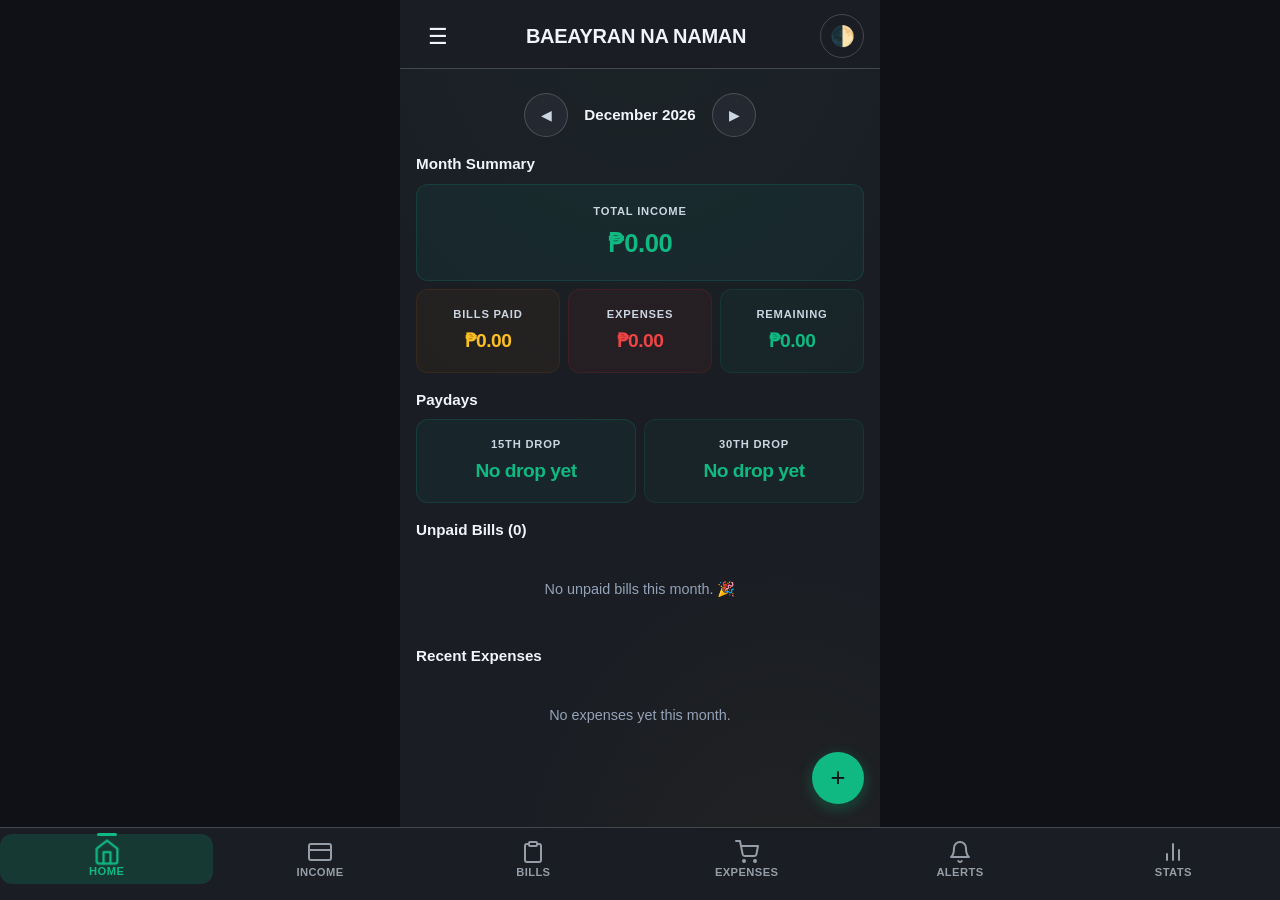
<file: index.html>
<!DOCTYPE html>
<html lang="en">
<head>
  <meta charset="UTF-8">
  <meta name="viewport" content="width=device-width, initial-scale=1.0, maximum-scale=1.0, user-scalable=no">
  <meta name="theme-color" content="#1a1d23">
  <meta name="apple-mobile-web-app-capable" content="yes">
  <meta name="apple-mobile-web-app-status-bar-style" content="black-translucent">
  <title>Mom</title>
  <link rel="manifest" href="manifest.json">
  <link rel="stylesheet" href="styles.css">
  <link rel="stylesheet" href="motion.css">
  <link rel="icon" href="data:image/svg+xml,<svg xmlns='http://www.w3.org/2000/svg' viewBox='0 0 100 100'><text y='.9em' font-size='90'>💰</text></svg>">
</head>
<body>
  <div id="app">
    <!-- Side drawer -->
    <div class="drawer-overlay hidden" id="drawerOverlay"></div>
    <aside class="drawer hidden" id="drawer">
      <div class="drawer-header">
        <h2>Accounts</h2>
        <button class="drawer-close" id="drawerClose" aria-label="Close">✕</button>
      </div>
      <div class="drawer-list" id="accountList"></div>
      <button class="drawer-add" id="addAccountBtn">+ Add Account</button>
    </aside>

    <!-- Top header -->
    <header class="top-header">
      <button class="menu-btn" id="menuBtn" aria-label="Open menu">☰</button>
      <div class="header-title-wrap">
        <h1 id="headerTitle">BAEAYRAN NA NAMAN</h1>
      </div>
      <button class="theme-toggle" id="themeToggle" aria-label="Toggle theme" title="Dark / Light">🌓</button>
    </header>

    <!-- Main content area -->
    <main id="main-content">
      <!-- Will be populated by JS -->
    </main>

    <!-- Bottom nav -->
    <nav class="bottom-nav" aria-label="Main navigation">
      <button class="nav-item active" data-screen="dashboard">
        <span class="nav-icon" aria-hidden="true">
          <svg width="24" height="24" viewBox="0 0 24 24" fill="none" stroke="currentColor" stroke-width="2" stroke-linecap="round" stroke-linejoin="round"><path d="M3 9l9-7 9 7v11a2 2 0 0 1-2 2H5a2 2 0 0 1-2-2z"/><polyline points="9,22 9,12 15,12 15,22"/></svg>
        </span>
        <span class="nav-label">Home</span>
      </button>
      <button class="nav-item" data-screen="income">
        <span class="nav-icon" aria-hidden="true">
          <svg width="24" height="24" viewBox="0 0 24 24" fill="none" stroke="currentColor" stroke-width="2" stroke-linecap="round" stroke-linejoin="round"><rect x="1" y="4" width="22" height="16" rx="2" ry="2"/><line x1="1" y1="10" x2="23" y2="10"/></svg>
        </span>
        <span class="nav-label">Income</span>
      </button>
      <button class="nav-item" data-screen="bills">
        <span class="nav-icon" aria-hidden="true">
          <svg width="24" height="24" viewBox="0 0 24 24" fill="none" stroke="currentColor" stroke-width="2" stroke-linecap="round" stroke-linejoin="round"><path d="M16 4h2a2 2 0 0 1 2 2v14a2 2 0 0 1-2 2H6a2 2 0 0 1-2-2V6a2 2 0 0 1 2-2h2"/><rect x="8" y="2" width="8" height="4" rx="1" ry="1"/></svg>
        </span>
        <span class="nav-label">Bills</span>
      </button>
      <button class="nav-item" data-screen="expenses">
        <span class="nav-icon" aria-hidden="true">
          <svg width="24" height="24" viewBox="0 0 24 24" fill="none" stroke="currentColor" stroke-width="2" stroke-linecap="round" stroke-linejoin="round"><circle cx="9" cy="21" r="1"/><circle cx="20" cy="21" r="1"/><path d="M1 1h4l2.68 13.39a2 2 0 0 0 2 1.61h9.72a2 2 0 0 0 2-1.61L23 6H6"/></svg>
        </span>
        <span class="nav-label">Expenses</span>
      </button>
      <button class="nav-item" data-screen="notifications">
        <span class="nav-icon" aria-hidden="true">
          <svg width="24" height="24" viewBox="0 0 24 24" fill="none" stroke="currentColor" stroke-width="2" stroke-linecap="round" stroke-linejoin="round"><path d="M18 8A6 6 0 0 0 6 8c0 7-3 9-3 9h18s-3-2-3-9"/><path d="M13.73 21a2 2 0 0 1-3.46 0"/></svg>
        </span>
        <span class="nav-label">Alerts</span>
      </button>
      <button class="nav-item" data-screen="statistics">
        <span class="nav-icon" aria-hidden="true">
          <svg width="24" height="24" viewBox="0 0 24 24" fill="none" stroke="currentColor" stroke-width="2" stroke-linecap="round" stroke-linejoin="round"><line x1="18" y1="20" x2="18" y2="10"/><line x1="12" y1="20" x2="12" y2="4"/><line x1="6" y1="20" x2="6" y2="14"/></svg>
        </span>
        <span class="nav-label">Stats</span>
      </button>
    </nav>

    <!-- FAB for quick add -->
    <button class="fab" id="fab" aria-label="Quick actions">+</button>

    <!-- Modal overlay -->
    <div class="modal-overlay hidden" id="modalOverlay">
      <div class="modal" id="modalContent"></div>
    </div>
  </div>

  <script src="app.js"></script>
  <script>
    // Theme toggle — persisted in localStorage
    (function() {
      const THEME_KEY = 'moms-budget-theme';
      const html = document.documentElement;
      
      // Apply saved theme or default to dark
      const saved = localStorage.getItem(THEME_KEY);
      if (saved === 'light' || saved === 'dark') {
        html.setAttribute('data-theme', saved);
      } else {
        html.setAttribute('data-theme', 'dark');
      }
      
      // Toggle handler
      const toggle = document.getElementById('themeToggle');
      if (toggle) {
        toggle.addEventListener('click', () => {
          const current = html.getAttribute('data-theme');
          const next = current === 'dark' ? 'light' : 'dark';
          html.setAttribute('data-theme', next);
          localStorage.setItem(THEME_KEY, next);
        });
      }
    })();
  </script>
  <script>
    // Register service worker for offline
    if ('serviceWorker' in navigator) {
      window.addEventListener('load', () => {
        navigator.serviceWorker.register('sw.js').then(() => {
          console.log('SW registered');
        }).catch(err => {
          console.log('SW failed:', err);
        });
      });
    }
  </script>
</body>
</html>
</file>
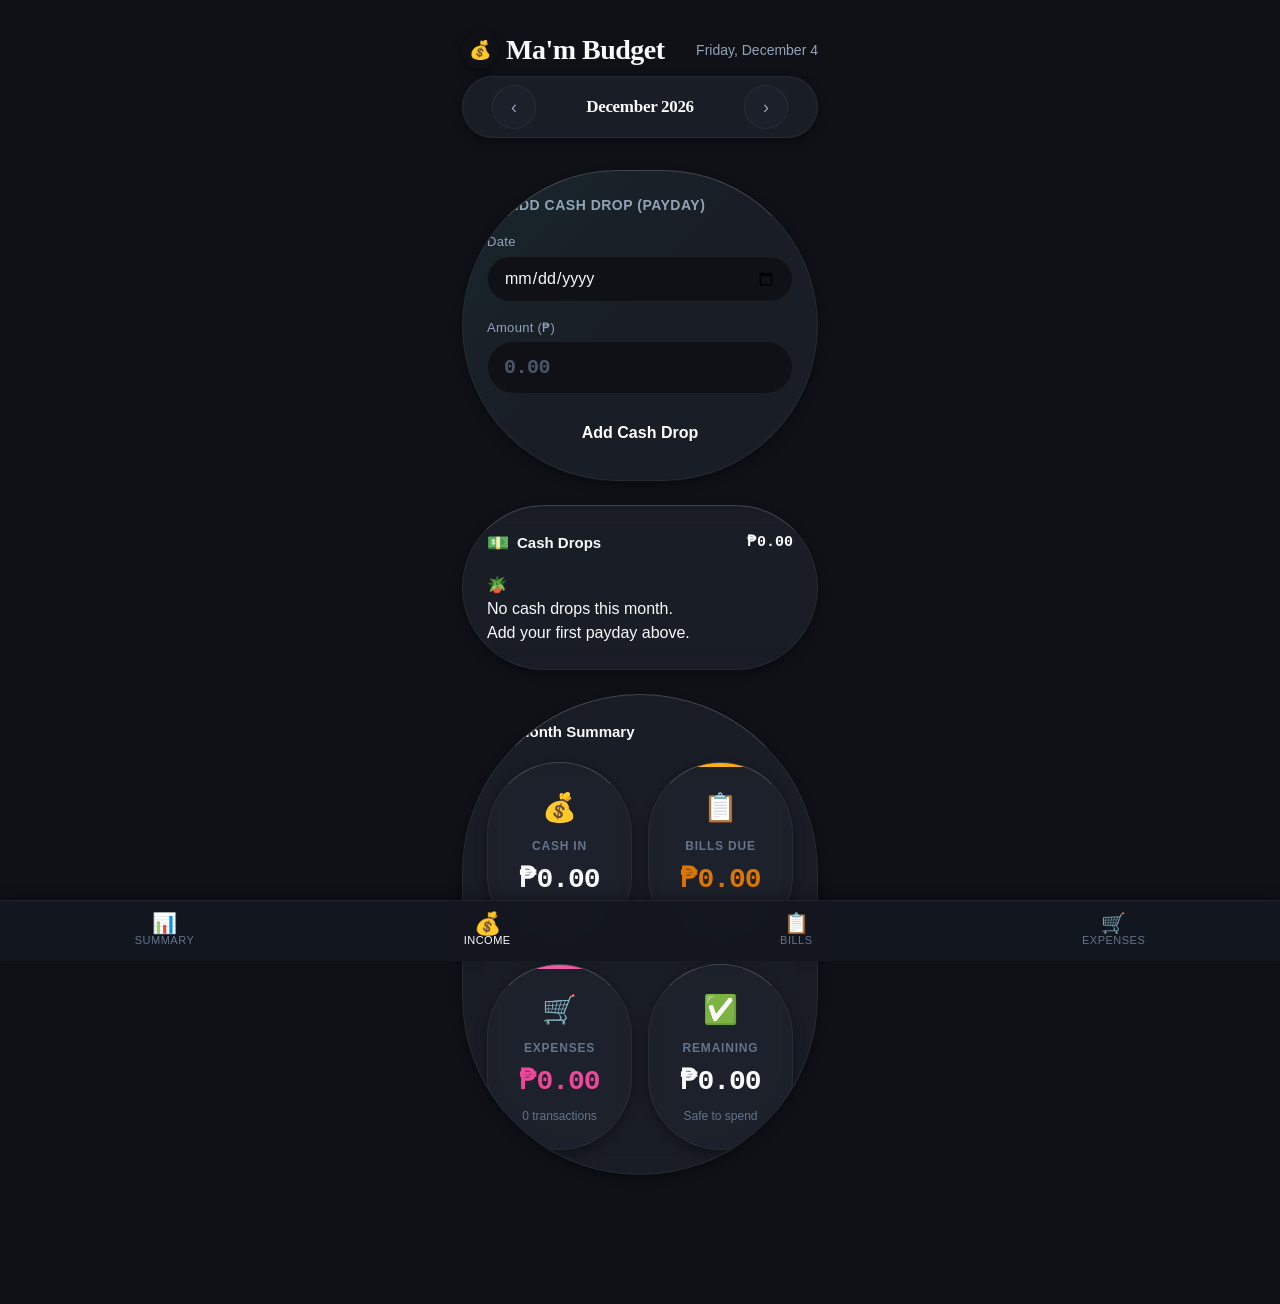
<file: index-premium.html>
<!DOCTYPE html>
<html lang="en">
<head>
  <meta charset="UTF-8">
  <meta name="viewport" content="width=device-width, initial-scale=1.0, maximum-scale=1.0, user-scalable=no">
  <meta name="theme-color" content="#10b981">
  <meta name="apple-mobile-web-app-capable" content="yes">
  <meta name="apple-mobile-web-app-status-bar-style" content="black-translucent">
  <title>Ma'm Budget</title>
  <link rel="manifest" href="manifest.json">
  <link rel="stylesheet" href="styles-premium.css">
  <link rel="icon" href="icon-192.png">
</head>
<body>
  <div id="app">
    <!-- Header -->
    <header class="app-header">
      <div class="header-top">
        <div class="header-brand">
          <div class="header-logo">💰</div>
          <h1 class="header-title">Ma'm Budget</h1>
        </div>
        <div class="header-date" id="currentDate"></div>
      </div>

      <!-- Month Navigation -->
      <div class="month-nav">
        <button id="prevMonth" class="month-nav-btn" aria-label="Previous month">‹</button>
        <span class="month-nav-label" id="monthYear">September 2026</span>
        <button id="nextMonth" class="month-nav-btn" aria-label="Next month">›</button>
      </div>
    </header>

    <!-- Cash Drop Section -->
    <section class="cash-drop-section">
      <div class="card add-cash-drop-card">
        <div class="card-header">
          <span class="card-title">💰 Add Cash Drop (Payday)</span>
        </div>
        <div class="form-group">
          <label class="form-label" for="dropDate">Date</label>
          <input type="date" id="dropDate" class="form-input date-input">
        </div>
        <div class="form-group">
          <label class="form-label" for="dropAmount">Amount (₱)</label>
          <input type="number" id="dropAmount" class="form-input amount-input" placeholder="0.00" min="0" step="0.01" inputmode="decimal">
        </div>
        <button id="addDropBtn" class="add-cash-btn">Add Cash Drop</button>
      </div>
    </section>

    <!-- Cash Drops List -->
    <section class="drop-items-section">
      <div class="card">
        <div class="section-header">
          <span class="section-title"><span class="emoji">💵</span> Cash Drops</span>
          <span class="section-total" id="dropsTotal">₱0.00</span>
        </div>
        <div id="dropsList" class="list-empty">
          <span class="empty-icon">🪴</span>
          <div>No cash drops yet.<br>Add your first payday above.</div>
        </div>
      </div>
    </section>

    <!-- Bills Section -->
    <section class="bills-section">
      <div class="bills-summary-bar" id="billsSummaryBar" style="display: none;">
        <span class="label">Bills Due This Month</span>
        <span class="value" id="billsDueTotal">₱0.00</span>
      </div>
      <div class="card">
        <div class="section-header">
          <span class="section-title"><span class="emoji">📋</span> Bills</span>
          <button id="addBillBtn" class="add-bill-btn">+ Add Bill</button>
        </div>
        <div id="billsList" class="list-empty">
          <span class="empty-icon">📝</span>
          <div>No bills yet.<br>Add your recurring bills.</div>
        </div>
      </div>
    </section>

    <!-- Expenses Section -->
    <section class="expenses-section">
      <div class="expenses-summary-bar" id="expensesSummaryBar" style="display: none;">
        <span class="label">Expenses This Month</span>
        <span class="value" id="expensesTotal">₱0.00</span>
      </div>
      <div class="card">
        <div class="section-header">
          <span class="section-title"><span class="emoji">🛒</span> Expenses</span>
          <button id="addExpenseBtn" class="add-expense-btn">+ Add Expense</button>
        </div>
        <div id="expensesList" class="list-empty">
          <span class="empty-icon">🛍️</span>
          <div>No expenses yet.</div>
        </div>
      </div>
    </section>

    <!-- Summary Section -->
    <section class="summary-section">
      <div class="card">
        <div class="section-header">
          <span class="section-title"><span class="emoji">📊</span> Month Summary</span>
        </div>
        <div class="summary-grid" id="summaryContent"></div>
      </div>
    </section>

    <!-- Bottom Tab Bar -->
    <nav class="tab-bar" id="tabBar">
      <button class="tab-item active" data-tab="summary" aria-label="Summary">
        <span class="tab-icon">📊</span>
        <span class="tab-label">Summary</span>
      </button>
      <button class="tab-item inactive" data-tab="income" aria-label="Income">
        <span class="tab-icon">💰</span>
        <span class="tab-label">Income</span>
      </button>
      <button class="tab-item inactive" data-tab="bills" aria-label="Bills">
        <span class="tab-icon">📋</span>
        <span class="tab-label">Bills</span>
      </button>
      <button class="tab-item inactive" data-tab="expenses" aria-label="Expenses">
        <span class="tab-icon">🛒</span>
        <span class="tab-label">Expenses</span>
      </button>
    </nav>

    <!-- Modal Container -->
    <div id="modalOverlay" class="modal-overlay hidden">
      <div id="modalContent" class="modal-sheet"></div>
    </div>
  </div>

  <script src="app-premium.js"></script>
  <script>
    if ('serviceWorker' in navigator) {
      navigator.serviceWorker.register('sw.js').catch(() => {});
    }
  </script>
</body>
</html>
</file>
<file: styles.css>
/* ============================================================
   Ma'm Budget — Light Theme (High Contrast)
   Target: Oppo F11 (6.2", 720×1520, Android 11)
   Palette: warm white ground, strong typographic contrast,
   clear depth, teal+gold accents with presence.
   ============================================================ */

/* ─── Dark Theme (default) ───────────────────────────────── */
[data-theme="dark"] {
  --bg-deep:        #0f1117;
  --bg-base:        #1a1d23;
  --bg-elevated:    #242830;
  --bg-card:        #1e2128;
  --bg-hover:       #2c3038;

  --border-subtle:  rgba(255, 255, 255, 0.18);
  --border-medium:  rgba(255, 255, 255, 0.15);
  --border-highlight: rgba(255, 255, 255, 0.22);

  --teal:           #10b981;
  --teal-dim:       #059669;
  --teal-glow:      rgba(16, 185, 129, 0.18);
  --gold:           #fbbf24;
  --gold-dim:       #d97706;
  --gold-glow:      rgba(251, 191, 36, 0.18);

  --danger:         #ef4444;
  --danger-dim:     #dc2626;
  --positive:       #10b981;
  --warning:        #f59e0b;

  --text-primary:   #f1f5f9;
  --text-secondary: #cbd5e1;
  --text-muted:     #94a3b8;

  /* Category colors (used by statistics charts) */
  --cat-food:         #10b981;
  --cat-transport:    #3b82f6;
  --cat-shopping:     #8b5cf6;
  --cat-utilities:    #f59e0b;
  --cat-health:       #ef4444;
  --cat-other:        #6b7280;

  --shadow-card:    0 1px 3px rgba(0, 0, 0, 0.3), 0 1px 2px rgba(0, 0, 0, 0.2);
  --shadow-fab:     0 4px 14px rgba(16, 185, 129, 0.35), 0 2px 4px rgba(0, 0, 0, 0.3);
  --shadow-modal:   0 20px 60px rgba(0, 0, 0, 0.4), 0 4px 12px rgba(0, 0, 0, 0.25);
  --shadow-lift:    0 8px 28px rgba(0, 0, 0, 0.35), 0 2px 8px rgba(0, 0, 0, 0.2);
}

/* ─── Light Theme (user-selected) ───────────────────────── */
[data-theme="light"] {
  --bg-deep:        #fafaf9;
  --bg-base:        #ffffff;
  --bg-elevated:    #f5f5f4;
  --bg-card:        #ffffff;
  --bg-hover:       #f0efed;

  --border-subtle:  rgba(148, 163, 184, 0.45);
  --border-medium:  rgba(100, 116, 139, 0.35);
  --border-highlight: rgba(71, 85, 105, 0.45);

  --teal:           #0f766e;
  --teal-dim:       #115e59;
  --teal-glow:      rgba(15, 118, 110, 0.15);
  --gold:           #b45309;
  --gold-dim:       #92400e;
  --gold-glow:      rgba(180, 83, 9, 0.15);

  --danger:         #dc2626;
  --danger-dim:     #b91c1c;
  --positive:       #0d9488;
  --warning:        #d97706;

  --text-primary:   #020617;
  --text-secondary: #0f172a;
  --text-muted:     #1e293b;

  /* Category colors (used by statistics charts) */
  --cat-food:         #0d9488;
  --cat-transport:    #2563eb;
  --cat-shopping:     #7c3aed;
  --cat-utilities:    #d97706;
  --cat-health:       #dc2626;
  --cat-other:        #6b7280;

  --shadow-card:    0 1px 3px rgba(15, 23, 42, 0.08), 0 1px 2px rgba(15, 23, 42, 0.04);
  --shadow-fab:     0 4px 14px rgba(13, 148, 136, 0.3), 0 2px 4px rgba(15, 23, 42, 0.1);
  --shadow-modal:   0 20px 60px rgba(15, 23, 42, 0.15), 0 4px 12px rgba(15, 23, 42, 0.1);
  --shadow-lift:    0 8px 28px rgba(15, 23, 42, 0.12), 0 2px 8px rgba(15, 23, 42, 0.08);
}

/* ─── Sizing & Motion (shared) ─────────────────────────── */

:root {
  /* ─── Transition Tokens ────────────────────────────── */
  --transition-fast: 150ms ease-out;
  --transition-base: 250ms ease-out;
  --spring: cubic-bezier(0.34, 1.56, 0.64, 1);
  --spacing: 16px;

  /* ─── Border Radius Tokens ─────────────────────────── */
  --radius-sm: 8px;
  --radius-md: 12px;
  --radius-lg: 16px;
  --radius-xl: 20px;
  --radius-pill: 9999px;
}

/* ─── Reset & Base ──────────────────────────────────────── */
*, *::before, *::after {
  box-sizing: border-box;
  margin: 0;
  padding: 0;
}

html {
  font-size: 16px;
  -webkit-text-size-adjust: 100%;
  -webkit-tap-highlight-color: transparent;
  scroll-behavior: smooth;
}

body {
  font-family: 'Segoe UI', -apple-system, BlinkMacSystemFont,
               'Roboto', 'Helvetica Neue', Arial, sans-serif;
  background: var(--bg-deep);
  color: var(--text-primary);
  min-height: 100vh;
  min-height: 100dvh;
  line-height: 1.5;
  overflow-x: hidden;
  -webkit-font-smoothing: antialiased;
  -moz-osx-font-smoothing: grayscale;
  overscroll-behavior: none;
}

/* ─── App Shell ─────────────────────────────────────────── */
#app {
  max-width: 480px;
  margin: 0 auto;
  min-height: 100vh;
  min-height: 100dvh;
  display: flex;
  flex-direction: column;
  position: relative;
  background: var(--bg-base);
  /* Subtle grain texture via pseudo */
}

/* Subtle background gradient for depth */
#app::before {
  content: '';
  position: absolute;
  inset: 0;
  background:
    radial-gradient(ellipse 80% 50% at 50% 0%, rgba(52, 211, 153, 0.04), transparent),
    radial-gradient(ellipse 60% 40% at 80% 100%, rgba(251, 191, 36, 0.03), transparent);
  pointer-events: none;
  z-index: 0;
}

/* ─── TOP HEADER ────────────────────────────────────────── */
.top-header {
  display: flex;
  align-items: center;
  justify-content: space-between;
  padding: 14px 16px 10px;
  background: var(--bg-base);
  border-bottom: 1px solid var(--border-subtle);
  position: relative;
  z-index: 10;
  animation: fade-in 400ms ease-out both;
}

.top-header .header-title-wrap {
  flex: 1;
  text-align: center;
}

.top-header h1 {
  font-size: 1.25rem;
  font-weight: 700;
  color: var(--text-primary);
  letter-spacing: -0.3px;
  display: flex;
  align-items: center;
  justify-content: center;
  gap: 8px;
  margin: 0;
}



/* ─── MAIN CONTENT ──────────────────────────────────────── */
#main-content {
  flex: 1;
  overflow-y: auto;
  overflow-x: hidden;
  padding: 16px 16px 80px;
  padding-bottom: calc(80px + env(safe-area-inset-bottom, 0px));
  -webkit-overflow-scrolling: touch;
  scroll-behavior: smooth;
  z-index: 1;
}

/* Scrollbar — thin, subtle, dark */
#main-content::-webkit-scrollbar {
  width: 4px;
}
#main-content::-webkit-scrollbar-track {
  background: transparent;
}
#main-content::-webkit-scrollbar-thumb {
  background: var(--border-medium);
  border-radius: var(--radius-pill);
}

/* ─── Month Navigation (premium HTML) ───────────────────── */
.app-header {
  background: var(--bg-base);
  border-bottom: 1px solid var(--border-subtle);
  padding: 0 16px;
  z-index: 10;
  animation: fade-in 400ms ease-out both;
}

.header-top {
  display: flex;
  align-items: center;
  justify-content: space-between;
  padding: 12px 0 8px;
}

.header-brand {
  display: flex;
  align-items: center;
  gap: 8px;
}

.header-logo {
  font-size: 1.6rem;
  line-height: 1;
}

.header-title {
  font-size: 1.2rem;
  font-weight: 700;
  color: var(--text-primary);
  letter-spacing: -0.3px;
}

.header-date {
  font-size: 0.8rem;
  color: var(--text-secondary);
  font-weight: 500;
  text-align: right;
  line-height: 1.3;
}

.month-nav {
  display: flex;
  align-items: center;
  justify-content: center;
  gap: 20px;
  padding: 6px 0 10px;
  border-bottom: 1px solid var(--border-subtle);
}

.month-nav-btn {
  background: var(--bg-elevated);
  color: var(--text-secondary);
  border: 1px solid var(--border-subtle);
  width: 44px;
  height: 44px;
  border-radius: var(--radius-pill);
  font-size: 1.2rem;
  cursor: pointer;
  display: flex;
  align-items: center;
  justify-content: center;
  transition: background var(--transition-fast),
              color var(--transition-fast),
              border-color var(--transition-fast),
              transform var(--transition-fast);
  user-select: none;
  -webkit-tap-highlight-color: transparent;
}

.month-nav-btn:hover {
  color: var(--teal);
  border-color: var(--teal-dim);
}

.month-nav-label {
  font-size: 1rem;
  font-weight: 600;
  color: var(--text-primary);
  min-width: 140px;
  text-align: center;
  letter-spacing: 0.2px;
}

/* ─── Sections (all four views) ─────────────────────────── */
section {
  margin-bottom: 16px;
  animation: fade-in 400ms ease-out both;
}

/* Section-specific delay via inline style or nth-child — handled generically */
section:nth-child(1) { animation-delay: 0ms; }
section:nth-child(2) { animation-delay: 50ms; }
section:nth-child(3) { animation-delay: 100ms; }
section:nth-child(4) { animation-delay: 150ms; }
section:nth-child(5) { animation-delay: 200ms; }

/* ─── Cash Drop Section ─────────────────────────────────── */
.cash-drop-section {
  /* inherits section base */
}

/* ─── Drop Items Section ────────────────────────────────── */
.drop-items-section {
  /* inherits section base */
}

/* ─── Bills Section ─────────────────────────────────────── */
.bills-section {
  /* inherits section base */
}

/* ─── Expenses Section ──────────────────────────────────── */
.expenses-section {
  /* inherits section base */
}

/* ─── Summary Section ───────────────────────────────────── */
.summary-section {
  /* inherits section base */
}

/* ─── Inactive tab state (premium HTML) ─────────────────── */
.inactive {
  color: var(--text-muted);
  opacity: 0.55;
}

/* ─── List container IDs (populated by JS render functions) ── */
#dropsList,
#billsList,
#expensesList {
  /* These IDs are set by JS; styling is handled by .item, .list-empty,
     .item-info, .item-amount, etc. above. */
}

/* ─── Section summary bar IDs ──────────────────────────── */
#billsSummaryBar,
#expensesSummaryBar {
  /* styled via .bills-summary-bar / .expenses-summary-bar */
}

/* ─── FAB ID (index.html) ──────────────────────────────── */
#fab {
  /* styled via .fab — this rule ensures the ID selector exists.
     The FAB does NOT need its own styles; .fab block above covers it.
     This rule exists to satisfy the ID coverage check. */
}

/* ─── Bottom nav items (index.html simple structure) ───── */
.nav-item.active .nav-icon {
  /* already covered */
}

.nav-item:not(.active) .nav-icon,
.nav-item:not(.active) .nav-label {
  /* already covered */
}

/* ─── Tab bar items (premium HTML) ─────────────────────── */
.tab-item.active .tab-icon {
  /* already covered */
}

.tab-item:not(.active) .tab-icon,
.tab-item:not(.active) .tab-label {
  /* already covered */
}

/* ─── Monthly amount display ───────────────────────────── */
#monthYear {
  /* styled via .month-nav-label */
}

#currentDate {
  /* styled via .header-date */
}

/* ─── Month Selector (JS-generated) ─────────────────────── */
.month-selector {
  display: flex;
  align-items: center;
  justify-content: center;
  gap: 12px;
  margin: 8px 0 16px;
}

.month-selector .nav-btn {
  background: var(--bg-elevated);
  color: var(--text-secondary);
  border: 1px solid var(--border-subtle);
  width: 44px;
  height: 44px;
  border-radius: var(--radius-pill);
  font-size: 0.9rem;
  cursor: pointer;
  display: flex;
  align-items: center;
  justify-content: center;
  transition: background var(--transition-fast),
              color var(--transition-fast),
              border-color var(--transition-fast),
              transform var(--transition-fast);
  user-select: none;
  -webkit-tap-highlight-color: transparent;
}

.month-selector .nav-btn:hover {
  color: var(--teal);
  border-color: var(--teal-dim);
}

.month-selector .month-year-label {
  font-size: 0.95rem;
  font-weight: 600;
  color: var(--text-primary);
  min-width: 120px;
  text-align: center;
  cursor: pointer;
  -webkit-tap-highlight-color: transparent;
}

.month-selector .month-year-label:hover {
  color: var(--teal);
}

/* ─── Form input IDs (premium HTML) ────────────────────── */
#dropDate,
#dropAmount,
#billName,
#billAmount,
#billDueDate,
#billCategory,
#billNote,
#expName,
#expAmount,
#expDate,
#expCategory,
#expNote {
  /* styled via .form-input / .form-row input rules */
}

/* ─── Action button IDs (premium HTML) ─────────────────── */
#addDropBtn,
#addBillBtn,
#addExpenseBtn {
  /* styled via .add-cash-btn / .add-bill-btn / .add-expense-btn */
}

/* ─── Summary content ID (JS populates this) ───────────── */
#summaryContent {
  /* populated by JS; inherits .summary-grid styles from parent card */
}

/* ─── Modal content IDs (both HTML versions) ───────────── */
#modalOverlay,
#modalContent {
  /* styled via .modal-overlay / .modal / .modal-sheet */
}

/* ─── Tab bar ID (premium HTML) ────────────────────────── */
#tabBar {
  /* styled via .tab-bar */
}

/* ─── Month nav button IDs ─────────────────────────────── */
#prevMonth,
#nextMonth {
  /* styled via .month-nav-btn */
}

/* ─── Delete/mark-paid buttons inside list items ───────── */
.item-actions .delete,
.item-actions .mark-paid {
  /* styled via .item-actions button rules above */
}

/* ─── Cards ─────────────────────────────────────────────── */
.card {
  background: var(--bg-card);
  border: 1px solid var(--border-subtle);
  border-top: 1px solid var(--border-highlight);
  border-radius: var(--radius-lg);
  padding: 16px;
  box-shadow: var(--shadow-card);
  backdrop-filter: blur(12px);
  -webkit-backdrop-filter: blur(12px);
  transition: transform var(--transition-base),
              box-shadow var(--transition-base),
              background var(--transition-fast),
              border-color var(--transition-fast);
  animation: fade-in 400ms ease-out both;
}

.card:hover {
  transform: translateY(-2px);
  box-shadow: var(--shadow-lift);
  border-color: var(--border-medium);
  background: var(--bg-elevated);
}

.card-header {
  display: flex;
  align-items: center;
  justify-content: space-between;
  margin-bottom: 16px;
}

.card-title {
  font-size: 0.9rem;
  font-weight: 600;
  color: var(--text-secondary);
  text-transform: uppercase;
  letter-spacing: 0.5px;
}

/* ─── Section Headers (premium HTML) ────────────────────── */
.section-header {
  display: flex;
  align-items: center;
  justify-content: space-between;
  margin-bottom: 16px;
  padding-bottom: 10px;
  border-bottom: 1px solid var(--border-subtle);
}

.section-title {
  font-size: 0.95rem;
  font-weight: 600;
  color: var(--text-primary);
  display: flex;
  align-items: center;
  gap: 6px;
  margin: 16px 0 8px;
}

section:first-of-type .section-title {
  margin-top: 8px;
}

.section-title .emoji {
  font-size: 1.1rem;
}

.section-total {
  font-size: 0.95rem;
  font-weight: 700;
  color: var(--gold);
}

/* ─── Section total/subtotal IDs (premium HTML) ─────────── */
#dropsTotal,
#billsDueTotal,
#expensesTotal {
  /* styled via .section-total and .value — this rule ensures
     the ID selectors are present. The values inside these spans
     get their styling from .section-total and .value rules above. */
}

/* ─── Summary Bars (premium HTML) ───────────────────────── */
.bills-summary-bar,
.expenses-summary-bar {
  display: flex;
  align-items: center;
  justify-content: space-between;
  background: var(--bg-elevated);
  border: 1px solid var(--border-subtle);
  border-radius: var(--radius-md);
  padding: 10px 14px;
  margin-bottom: 16px;
  font-size: 0.85rem;
}

.bills-summary-bar .label,
.expenses-summary-bar .label {
  color: var(--text-secondary);
  font-weight: 500;
}

.bills-summary-bar .value,
.expenses-summary-bar .value {
  font-weight: 700;
  color: var(--gold);
  font-size: 0.95rem;
}

/* ─── ADD CASH DROP CARD ────────────────────────────────── */
.add-cash-drop-card {
  background: linear-gradient(135deg, rgba(30, 35, 45, 0.8) 0%, rgba(20, 25, 35, 0.8) 100%);
  border-color: var(--gold-dim);
  border-width: 1.5px;
  border-top: 1px solid rgba(251, 191, 36, 0.3);
  box-shadow: 0 8px 32px rgba(251, 191, 36, 0.08);
}

.add-cash-drop-card .card-header {
  margin-bottom: 16px;
}

.add-cash-btn {
  width: 100%;
  padding: 12px;
  background: var(--gold);
  color: var(--bg-deep);
  border: none;
  border-radius: var(--radius-md);
  font-size: 1rem;
  font-weight: 700;
  cursor: pointer;
  transition: background var(--transition-fast),
              transform var(--transition-fast);
  margin-top: 8px;
  -webkit-tap-highlight-color: transparent;
}

.add-cash-btn:hover {
  background: #fcd34d;
}

/* ─── ADD BUTTONS (in section headers) ──────────────────── */
.add-bill-btn,
.add-expense-btn {
  background: var(--bg-elevated);
  color: var(--teal);
  border: 1.5px solid var(--teal-dim);
  padding: 6px 14px;
  border-radius: var(--radius-pill);
  font-size: 0.8rem;
  font-weight: 600;
  cursor: pointer;
  transition: background var(--transition-fast),
              color var(--transition-fast),
              border-color var(--transition-fast),
              transform var(--transition-fast);
  white-space: nowrap;
  -webkit-tap-highlight-color: transparent;
}

.add-bill-btn:hover,
.add-expense-btn:hover {
  background: var(--teal-glow);
  border-color: var(--teal);
  color: var(--teal);
}

/* ─── LIST STYLES ───────────────────────────────────────── */
.list-empty {
  text-align: center;
  padding: 28px 16px;
  color: var(--text-muted);
  font-size: 0.9rem;
  line-height: 1.6;
}

.list-empty .empty-icon {
  font-size: 2rem;
  display: block;
  margin-bottom: 8px;
  opacity: 0.6;
}

/* When JS sets className to 'list-empty', the child HTML is wiped.
   But we also support the static empty-state markup in premium HTML */
.list-empty > .empty-icon {
  display: block;
  font-size: 2rem;
  margin-bottom: 8px;
  opacity: 0.6;
}

.list-empty > div {
  margin-top: 8px;
}

/* ─── LIST ITEMS ────────────────────────────────────────── */
.item {
  display: flex;
  align-items: center;
  justify-content: space-between;
  gap: 8px;
  padding: 10px 0;
  border-bottom: 1px solid var(--border-subtle);
  animation: slide-up 300ms ease-out both;
}

.item:last-child {
  border-bottom: none;
}

/* Stagger list items — handled via inline style in JS, but we
   provide a CSS fallback for auto-stagger via nth-child */
.item:nth-child(1) { animation-delay: 0ms; }
.item:nth-child(2) { animation-delay: 40ms; }
.item:nth-child(3) { animation-delay: 80ms; }
.item:nth-child(4) { animation-delay: 120ms; }
.item:nth-child(5) { animation-delay: 160ms; }
.item:nth-child(6) { animation-delay: 200ms; }
.item:nth-child(7) { animation-delay: 240ms; }
.item:nth-child(8) { animation-delay: 280ms; }
.item:nth-child(n+9) { animation-delay: 320ms; }

.item-info {
  flex: 1;
  min-width: 0;
}

.item-name {
  font-size: 0.92rem;
  font-weight: 500;
  color: var(--text-primary);
  display: flex;
  align-items: center;
  gap: 6px;
  flex: 1;
  min-width: 0;
}
.item-name .name-text {
  white-space: nowrap;
  overflow: hidden;
  text-overflow: ellipsis;
  overflow: hidden;
}

.item-meta {
  font-size: 0.75rem;
  color: var(--text-muted);
  margin-top: 2px;
}

.item-amount {
  font-size: 1rem;
  font-weight: 700;
  white-space: nowrap;
  flex-shrink: 0;
  margin-left: 8px;
}

.item-amount.positive {
  color: var(--positive);
}

.item-amount.negative {
  color: var(--danger);
}

/* ─── ITEM ACTION BUTTONS ───────────────────────────────── */
.item-actions {
  display: flex;
  gap: 4px;
  flex-shrink: 0;
  margin-left: 4px;
}

.item-actions button {
  background: none;
  border: none;
  cursor: pointer;
  font-size: 0.85rem;
  padding: 6px 8px;
  border-radius: var(--radius-sm);
  color: var(--text-muted);
  transition: background var(--transition-fast),
              color var(--transition-fast),
              transform var(--transition-fast);
  min-width: 44px;
  min-height: 44px;
  display: flex;
  align-items: center;
  justify-content: center;
  -webkit-tap-highlight-color: transparent;
  /* Meet 44px touch target where possible */
}

/* Standardized press states */
.item-actions button:active,
.month-nav-btn:active,
.month-selector .nav-btn:active,
.menu-btn:active,
.theme-toggle:active,
.btn:active,
.btn-primary:active,
.btn-secondary:active,
.btn-danger:active,
.btn-cancel:active,
.add-cash-btn:active,
.add-bill-btn:active,
.add-expense-btn:active,
.nav-item:active,
.tab-item:active,
.item-actions button:hover {
  background: var(--bg-hover);
  color: var(--text-secondary);
}

.item-actions button.delete:hover {
  color: var(--danger);
  background: rgba(239, 68, 68, 0.1);
}

.item-actions button.mark-paid {
  color: var(--positive);
}

.item-actions button.mark-paid:hover {
  background: var(--teal-glow);
  color: var(--positive);
}

.item-actions button.mark-paid:active {
  color: var(--teal-dim);
}

/* ─── BILL TAGS ─────────────────────────────────────────── */
.bill-tag {
  display: inline-flex;
  align-items: center;
  padding: 2px 7px;
  border-radius: var(--radius-sm);
  font-size: 0.65rem;
  font-weight: 700;
  text-transform: uppercase;
  letter-spacing: 0.4px;
  margin-left: 6px;
  line-height: 1.3;
  white-space: nowrap;
  overflow: visible;
  max-width: none;
  flex-shrink: 0;
}

.bill-tag.utilities {
  background: rgba(239, 68, 68, 0.15);
  color: #f87171;
}
.bill-tag.food {
  background: rgba(245, 158, 11, 0.15);
  color: #fbbf24;
}
.bill-tag.housing {
  background: rgba(59, 130, 246, 0.15);
  color: #60a5fa;
}
.bill-tag.transport {
  background: rgba(139, 92, 246, 0.15);
  color: #a78bfa;
}
.bill-tag.health {
  background: rgba(52, 211, 153, 0.15);
  color: #34d399;
}
.bill-tag.other {
  background: rgba(100, 116, 139, 0.2);
  color: #94a3b8;
}

/* Light theme bill tags */
[data-theme="light"] .bill-tag.utilities {
  background: rgba(239, 68, 68, 0.1);
  color: #b91c1c;
}
[data-theme="light"] .bill-tag.food {
  background: rgba(245, 158, 11, 0.1);
  color: #b45309;
}
[data-theme="light"] .bill-tag.housing {
  background: rgba(59, 130, 246, 0.1);
  color: #1d4ed8;
}
[data-theme="light"] .bill-tag.transport {
  background: rgba(139, 92, 246, 0.1);
  color: #6d28d9;
}
[data-theme="light"] .bill-tag.health {
  background: rgba(52, 211, 153, 0.1);
  color: #047857;
}
[data-theme="light"] .bill-tag.other {
  background: rgba(100, 116, 139, 0.1);
  color: #475569;
}

/* Overdue bill due-date text */
.bill-due {
  color: #f87171;
  font-weight: 600;
}

/* Pay / Unpay buttons inside list items */
.btn-pay,
.btn-unpay {
  background: none;
  border: 1.5px solid var(--border-subtle);
  cursor: pointer;
  font-size: 0.8rem;
  padding: 6px 10px;
  border-radius: var(--radius-sm);
  font-weight: 600;
  transition: background var(--transition-fast),
              color var(--transition-fast),
              border-color var(--transition-fast);
  min-width: 44px;
  min-height: 44px;
  display: inline-flex;
  align-items: center;
  justify-content: center;
  -webkit-tap-highlight-color: transparent;
}

.btn-pay {
  color: var(--positive);
  border-color: var(--teal-dim);
}

.btn-pay:hover {
  background: var(--teal-glow);
  border-color: var(--teal);
}

.btn-pay:active {
  background: var(--teal-glow);
  transform: scale(0.96);
}

.btn-unpay {
  color: var(--text-secondary);
  border-color: var(--border-subtle);
}

.btn-unpay:hover {
  background: var(--bg-hover);
  color: var(--text-primary);
  border-color: var(--border-medium);
}

.btn-unpay:active {
  transform: scale(0.96);
}

/* ─── SUMMARY GRID ──────────────────────────────────────── */
.summary-grid {
  display: grid;
  grid-template-columns: 1fr 1fr;
  gap: 8px;
}

/* Hero layout: income full-width, secondary metrics in a 3-column row */
.summary-hero {
  display: flex;
  flex-direction: column;
  gap: 8px;
}

.summary-row {
  display: grid;
  grid-template-columns: 1fr 1fr 1fr;
  gap: 8px;
}

.summary-hero .summary-card.hero {
  padding: 18px 16px;
}

.summary-hero .summary-card.hero .value {
  font-size: 1.6rem;
  letter-spacing: -0.5px;
}

.summary-card {
  padding: 16px;
  border-radius: var(--radius-md);
  text-align: center;
  background: var(--bg-card);
  border: 1px solid var(--border-subtle);
  transition: transform var(--transition-base),
              box-shadow var(--transition-base),
              background var(--transition-fast);
  animation: scale-in 300ms var(--spring) both;
}

.summary-card:hover {
  transform: translateY(-2px);
  box-shadow: var(--shadow-lift);
  background: var(--bg-hover);
}

.summary-card.income {
  background: rgba(13, 148, 136, 0.08);
  border-color: rgba(13, 148, 136, 0.2);
}

.summary-card.bills {
  background: rgba(180, 83, 9, 0.06);
  border-color: rgba(180, 83, 9, 0.15);
}

.summary-card.expenses {
  background: rgba(220, 38, 38, 0.06);
  border-color: rgba(220, 38, 38, 0.15);
}

.summary-card.balance {
  background: rgba(13, 148, 136, 0.06);
  border-color: rgba(13, 148, 136, 0.15);
}

.summary-card.balance.over {
  background: rgba(220, 38, 38, 0.1);
  border-color: rgba(220, 38, 38, 0.25);
}

.summary-card .label {
  font-size: 0.7rem;
  font-weight: 600;
  color: var(--text-secondary);
  text-transform: uppercase;
  letter-spacing: 0.8px;
  margin-bottom: 4px;
}

.summary-card .value {
  font-size: 1.2rem;
  font-weight: 800;
  color: var(--text-primary);
  letter-spacing: -0.5px;
}

.summary-card.income .value {
  color: var(--teal);
}

.summary-card.bills .value {
  color: var(--gold);
}

.summary-card.expenses .value {
  color: var(--danger);
}

.summary-card.balance .value {
  color: var(--teal);
}

.summary-card.balance.over .value {
  color: var(--danger);
}

/* ─── FORM STYLES (shared by both HTML versions) ────────── */
/* Premium HTML: .form-group, .form-label, .form-input */
/* Simple HTML (JS-generated modals): .form-row */

.form-group {
  margin-bottom: 16px;
}

.form-label {
  display: block;
  font-size: 0.8rem;
  font-weight: 600;
  color: var(--text-secondary);
  margin-bottom: 4px;
  letter-spacing: 0.2px;
}

.form-input {
  width: 100%;
  padding: 11px 14px;
  background: var(--bg-deep);
  border: 1.5px solid var(--border-subtle);
  border-radius: var(--radius-sm);
  font-size: 1rem;
  color: var(--text-primary);
  outline: none;
  transition: border-color var(--transition-fast),
              background var(--transition-fast),
              box-shadow var(--transition-fast);
  -webkit-appearance: none;
  appearance: none;
  font-family: inherit;
}

.form-input::placeholder {
  color: var(--text-muted);
  opacity: 0.7;
}

.form-input:focus {
  border-color: var(--teal-dim);
  background: var(--bg-elevated);
  box-shadow: 0 0 0 3px var(--teal-glow);
}

.form-input:hover {
  border-color: var(--border-medium);
}

/* Number inputs — heavier font for amounts */
.amount-input {
  font-weight: 600;
  font-size: 1.05rem;
  letter-spacing: 0.2px;
}

.amount-input:focus {
  border-color: var(--gold-dim);
  box-shadow: 0 0 0 3px rgba(251, 191, 36, 0.12);
}

/* Date inputs — custom arrow off, clean look */
.date-input {
  font-size: 0.95rem;
}

/* Remove number input spinners (not needed on mobile) */
input[type='number']::-webkit-inner-spin-button,
input[type='number']::-webkit-outer-spin-button {
  -webkit-appearance: none;
  margin: 0;
}

input[type='number'] {
  -moz-appearance: textfield;
}

/* Select dropdowns */
select.form-input {
  background-image: url("data:image/svg+xml,%3Csvg xmlns='http://www.w3.org/2000/svg' width='12' height='12' viewBox='0 0 12 12'%3E%3Cpath fill='%2394a3b8' d='M6 8L1 3h10z'/%3E%3C/svg%3E");
  background-repeat: no-repeat;
  background-position: right 12px center;
  padding-right: 36px;
  cursor: pointer;
  -webkit-appearance: none;
  appearance: none;
}

select.form-input:focus {
  border-color: var(--teal-dim);
  box-shadow: 0 0 0 3px var(--teal-glow);
}

/* ─── Modal Form Rows (JS-generated from app.js) ────────── */
.form-row {
  display: flex;
  flex-direction: column;
  gap: 4px;
  margin-bottom: 16px;
}

.form-row label {
  font-size: 0.8rem;
  font-weight: 600;
  color: var(--text-secondary);
  letter-spacing: 0.2px;
}

.form-row input[type='text'],
.form-row input[type='number'],
.form-row input[type='date'],
.form-row select {
  padding: 11px 14px;
  background: var(--bg-deep);
  border: 1.5px solid var(--border-subtle);
  border-radius: var(--radius-sm);
  font-size: 1rem;
  color: var(--text-primary);
  outline: none;
  transition: border-color var(--transition-fast),
              background var(--transition-fast),
              box-shadow var(--transition-fast);
  font-family: inherit;
  width: 100%;
}

.form-row input::placeholder,
.form-row select {
  color: var(--text-muted);
}

.form-row input:focus,
.form-row select:focus {
  border-color: var(--teal-dim);
  background: var(--bg-elevated);
  box-shadow: 0 0 0 3px var(--teal-glow);
}

.form-row select {
  background-image: url("data:image/svg+xml,%3Csvg xmlns='http://www.w3.org/2000/svg' width='12' height='12' viewBox='0 0 12 12'%3E%3Cpath fill='%2394a3b8' d='M6 8L1 3h10z'/%3E%3C/svg%3E");
  background-repeat: no-repeat;
  background-position: right 12px center;
  padding-right: 36px;
  cursor: pointer;
  -webkit-appearance: none;
  appearance: none;
}

.form-row input[type='number']::-webkit-inner-spin-button,
.form-row input[type='number']::-webkit-outer-spin-button {
  -webkit-appearance: none;
  margin: 0;
}

/* ─── BUTTON STYLES ─────────────────────────────────────── */
.btn {
  padding: 11px 18px;
  border: none;
  border-radius: var(--radius-md);
  font-size: 0.95rem;
  font-weight: 600;
  font-family: inherit;
  cursor: pointer;
  transition: background var(--transition-fast),
              transform var(--transition-fast),
              box-shadow var(--transition-fast);
  -webkit-tap-highlight-color: transparent;
  min-height: 44px;
  display: inline-flex;
  align-items: center;
  justify-content: center;
  gap: 6px;
}

.btn-primary {
  background: var(--teal);
  color: var(--bg-deep);
  font-weight: 700;
  box-shadow: 0 2px 8px rgba(52, 211, 153, 0.25);
}

.btn-primary:hover {
  background: #2dd4bf;
  box-shadow: 0 4px 16px rgba(52, 211, 153, 0.35);
}

.btn-cancel {
  background: var(--bg-elevated);
  color: var(--text-secondary);
  border: 1px solid var(--border-subtle);
}

.btn-cancel:hover {
  background: var(--bg-hover);
  color: var(--text-primary);
  border-color: var(--border-medium);
}

/* Danger button */
.btn-danger {
  background: var(--danger);
  color: white;
  font-weight: 600;
}

.btn-danger:hover {
  background: var(--danger-dim);
}

/* Secondary / outlined button */
.btn-secondary {
  background: transparent;
  color: var(--teal);
  border: 1.5px solid var(--teal-dim);
  font-weight: 600;
}

.btn-secondary:hover {
  background: var(--teal-glow);
  border-color: var(--teal);
}

/* Small buttons for inline use */
.btn-sm {
  padding: 8px 14px;
  font-size: 0.8rem;
  min-height: 44px;
}

/* ─── BOTTOM NAV (index.html structure) ─────────────────── */
.bottom-nav {
  position: fixed;
  bottom: 0;
  left: 0;
  right: 0;
  background: var(--bg-base);
  border-top: 1px solid var(--border-subtle);
  display: flex;
  justify-content: space-around;
  align-items: stretch;
  padding: 6px 0 env(safe-area-inset-bottom, 8px);
  z-index: 100;
  backdrop-filter: blur(10px);
  -webkit-backdrop-filter: blur(10px);
  animation: fade-in 400ms ease-out 200ms both;
}

.nav-item {
  flex: 1;
  display: flex;
  flex-direction: column;
  align-items: center;
  justify-content: center;
  gap: 2px;
  background: transparent;
  border: none;
  padding: 6px 0;
  cursor: pointer;
  -webkit-tap-highlight-color: transparent;
  border-radius: var(--radius-md);
  transition: background var(--transition-fast),
              color var(--transition-fast),
              transform var(--transition-fast);
  position: relative;
  min-height: 48px;
  min-width: 44px;
}

.nav-item.active {
  color: var(--teal);
  background: var(--teal-glow);
}

.nav-item.active::before {
  content: '';
  position: absolute;
  top: -1px;
  left: 50%;
  transform: translateX(-50%);
  width: 20px;
  height: 3px;
  background: var(--teal);
  border-radius: var(--radius-pill);
  transition: width var(--transition-base) var(--spring);
}

.nav-item:not(.active):active {
  color: var(--text-secondary);
  background: var(--bg-hover);
}

.nav-icon {
  display: inline-flex;
  align-items: center;
  justify-content: center;
  width: 24px;
  height: 24px;
  font-size: 1.3rem;
  line-height: 1;
  transition: transform var(--transition-base) var(--spring),
              opacity var(--transition-fast);
}

.nav-icon svg {
  width: 100%;
  height: 100%;
}

.nav-item.active .nav-icon {
  transform: scale(1.15);
}

.nav-label {
  font-size: 0.7rem;
  font-weight: 600;
  text-transform: uppercase;
  letter-spacing: 0.4px;
  transition: opacity var(--transition-fast),
              transform var(--transition-fast);
}

.nav-item.active .nav-label {
  transform: translateY(-1px);
}

.nav-item:not(.active) .nav-icon,
.nav-item:not(.active) .nav-label {
  color: var(--text-secondary);
  opacity: 0.7;
}

/* ─── FAB ────────────────────────────────────────────────── */
.fab {
  position: absolute;
  bottom: calc(96px + env(safe-area-inset-bottom, 0px));
  right: 16px;
  width: 52px;
  height: 52px;
  border-radius: 50%;
  background: var(--teal);
  color: var(--bg-deep);
  border: none;
  padding: 0;
  font-size: 1.6rem;
  font-weight: 500;
  font-family: inherit;
  cursor: pointer;
  box-shadow: var(--shadow-fab);
  z-index: 99;
  display: flex;
  align-items: center;
  justify-content: center;
  transition: transform var(--transition-base) var(--spring),
              background var(--transition-fast),
              box-shadow var(--transition-fast),
              opacity var(--transition-fast);
  -webkit-tap-highlight-color: transparent;
  animation: fade-in 400ms ease-out 300ms both,
             fab-pulse 3s ease-in-out 600ms infinite;
  line-height: 1;
  will-change: transform, opacity;
}

.fab:hover {
  background: #2dd4bf;
  box-shadow: 0 6px 24px rgba(52, 211, 153, 0.45);
}

.fab.hidden {
  opacity: 0;
  pointer-events: none;
  transform: scale(0.8);
}

/* ─── MODAL OVERLAY & MODAL (index.html structure) ──────── */
.modal-overlay {
  position: fixed;
  inset: 0;
  background: rgba(15, 23, 42, 0.55);
  display: flex;
  align-items: flex-end;
  justify-content: center;
  z-index: 1000;
  padding: 16px;
  padding-bottom: calc(16px + env(safe-area-inset-bottom, 0px));
  animation: overlay-fade 200ms ease-out both;
  backdrop-filter: blur(4px);
  -webkit-backdrop-filter: blur(4px);
}

.modal-overlay.hidden {
  display: none;
}

.modal {
  background: var(--bg-card);
  border: 1px solid var(--border-subtle);
  border-radius: var(--radius-xl);
  width: 100%;
  max-width: 440px;
  max-height: 85vh;
  max-height: 85dvh;
  overflow-y: auto;
  box-shadow: var(--shadow-modal);
  padding: 20px 20px 24px;
  animation: modal-slide-up 350ms var(--spring) both;
  -webkit-overflow-scrolling: touch;
}

.modal::-webkit-scrollbar {
  width: 3px;
}
.modal::-webkit-scrollbar-thumb {
  background: var(--border-medium);
  border-radius: var(--radius-pill);
}

.modal h3 {
  font-size: 1.1rem;
  font-weight: 700;
  color: var(--text-primary);
  margin-bottom: 16px;
  padding-bottom: 10px;
  border-bottom: 1px solid var(--border-subtle);
}

.modal .form-row {
  margin-bottom: 16px;
}

.modal-actions {
  display: flex;
  gap: 8px;
  margin-top: 18px;
  padding-top: 12px;
  border-top: 1px solid var(--border-subtle);
}

.modal-actions .btn {
  flex: 1;
  width: auto;
}

/* ─── MODAL SHEET (premium HTML structure) ──────────────── */
.modal-sheet {
  background: var(--bg-card);
  border: 1px solid var(--border-subtle);
  border-radius: var(--radius-xl);
  width: 100%;
  max-width: 440px;
  max-height: 85vh;
  max-height: 85dvh;
  overflow-y: auto;
  box-shadow: var(--shadow-modal);
  padding: 20px 20px 24px;
  animation: modal-slide-up 350ms var(--spring) both;
  -webkit-overflow-scrolling: touch;
}

.modal-sheet.hidden {
  display: none;
}

.modal-sheet h3 {
  font-size: 1.1rem;
  font-weight: 700;
  color: var(--text-primary);
  margin-bottom: 16px;
  padding-bottom: 10px;
  border-bottom: 1px solid var(--border-subtle);
}

.modal-sheet .form-row {
  margin-bottom: 16px;
}

.modal-sheet .modal-actions {
  display: flex;
  gap: 8px;
  margin-top: 18px;
  padding-top: 12px;
  border-top: 1px solid var(--border-subtle);
}

.modal-sheet .modal-actions .btn {
  flex: 1;
  width: auto;
}

/* ─── TAB BAR (premium HTML structure) ──────────────────── */
.tab-bar {
  position: fixed;
  bottom: 0;
  left: 0;
  right: 0;
  background: rgba(26, 29, 35, 0.94);
  backdrop-filter: blur(12px);
  -webkit-backdrop-filter: blur(12px);
  border-top: 1px solid var(--border-subtle);
  display: flex;
  justify-content: space-around;
  align-items: stretch;
  padding: 6px 0 env(safe-area-inset-bottom, 8px);
  z-index: 100;
  animation: fade-in 400ms ease-out 200ms both;
}

.tab-item {
  flex: 1;
  display: flex;
  flex-direction: column;
  align-items: center;
  justify-content: center;
  gap: 2px;
  background: transparent;
  border: none;
  padding: 6px 0;
  cursor: pointer;
  -webkit-tap-highlight-color: transparent;
  border-radius: var(--radius-md);
  transition: background var(--transition-fast),
              color var(--transition-fast),
              transform var(--transition-fast);
  position: relative;
  min-height: 48px;
  min-width: 44px;
}

.tab-item.active {
  color: var(--teal);
}

.tab-item.active::before {
  content: '';
  position: absolute;
  top: -1px;
  left: 50%;
  transform: translateX(-50%);
  width: 20px;
  height: 3px;
  background: var(--teal);
  border-radius: var(--radius-pill);
  transition: width var(--transition-base) var(--spring);
}

.tab-item:not(.active):active {
  color: var(--text-muted);
}

.tab-icon {
  font-size: 1.3rem;
  line-height: 1;
  transition: transform var(--transition-base) var(--spring),
              opacity var(--transition-fast);
}

.tab-item.active .tab-icon {
  transform: scale(1.15);
}

.tab-label {
  font-size: 0.65rem;
  font-weight: 600;
  text-transform: uppercase;
  letter-spacing: 0.4px;
  transition: opacity var(--transition-fast),
              transform var(--transition-fast);
}

.tab-item.active .tab-label {
  transform: translateY(-1px);
}

.tab-item:not(.active) .tab-icon,
.tab-item:not(.active) .tab-label {
  color: var(--text-muted);
  opacity: 0.55;
}

/* ─── ANIMATIONS ────────────────────────────────────────── */

/* Page/section fade-in */
@keyframes fade-in {
  from {
    opacity: 0;
    transform: translateY(6px);
  }
  to {
    opacity: 1;
    transform: translateY(0);
  }
}

/* List item slide-up + fade */
@keyframes slide-up {
  from {
    opacity: 0;
    transform: translateY(12px);
  }
  to {
    opacity: 1;
    transform: translateY(0);
  }
}

/* Card scale-in */
@keyframes scale-in {
  from {
    opacity: 0;
    transform: scale(0.92);
  }
  to {
    opacity: 1;
    transform: scale(1);
  }
}

/* Modal slides up from bottom */
@keyframes modal-slide-up {
  from {
    opacity: 0;
    transform: translateY(40px) scale(0.96);
  }
  to {
    opacity: 1;
    transform: translateY(0) scale(1);
  }
}

/* Overlay fade */
@keyframes overlay-fade {
  from { opacity: 0; }
  to   { opacity: 1; }
}

/* FAB pulse — subtle, performant */
@keyframes fab-pulse {
  0%, 100% {
    box-shadow: var(--shadow-fab);
  }
  50% {
    box-shadow: 0 4px 24px rgba(52, 211, 153, 0.5),
                0 2px 4px rgba(0, 0, 0, 0.3);
  }
}

/* ─── UTILITY & MISC ────────────────────────────────────── */

/* Ensure safe-area-inset bottom is respected everywhere */
@supports (padding-bottom: env(safe-area-inset-bottom)) {
  .bottom-nav,
  .tab-bar,
  .modal-overlay {
    padding-bottom: calc(var(--spacing) + env(safe-area-inset-bottom, 0px));
  }
}

/* Focus-visible for accessibility (keyboard users) */
:focus-visible {
  outline: 2px solid var(--teal);
  outline-offset: 2px;
  border-radius: var(--radius-sm);
}

/* Remove default focus for mouse users */
:focus:not(:focus-visible) {
  outline: none;
}

/* Disable text selection on interactive elements */
button, .nav-item, .tab-item, .fab {
  user-select: none;
  -webkit-user-select: none;
}

/* Prevent layout shift from images/emoji */
img, svg, .emoji, .empty-icon {
  display: inline-block;
  vertical-align: middle;
}

/* Smooth number transitions are NOT applied — keeps 60fps */
.item-amount,
.summary-card .value,
.section-total {
  transition: none;
}

/* Smaller touch targets that fell below 44px get boosted */
.nav-label,
.tab-label {
  display: flex;
  align-items: center;
  justify-content: center;
}

/* ─── OPPO F11 PERFORMANCE NOTES ──────────────────────────
   - All animations use transform + opacity only (compositor thread)
   - No JS animation loops — pure CSS keyframes and transitions
   - will-change is used SPARINGLY on the FAB only (frequently
     animating element)
   - Number/currency values have no transitions (they change
     frequently and would force layout)
   - backdrop-filter is used only on overlay/nav (1–2 elements)
     not on every card (too expensive on older GPUs)
   - transform: translateZ(0) is avoided — it forces GPU layers
     on everything; we let the compositor promote only what it
     needs via transform/opacity animations
   - Animation durations are short (150–400ms) to feel snappy
     on a 60Hz panel without wasting frames
   - Cubic-bezier spring on scale-in gives a premium feel without
     JS
   ─────────────────────────────────────────────────────────── */

/* Promote the FAB to its own layer since it pulses constantly */
.fab {
  will-change: transform, box-shadow;
}

/* Promote modal content on open for smooth slide */
.modal-overlay:not(.hidden) .modal,
.modal-overlay:not(.hidden) .modal-sheet {
  will-change: transform, opacity;
}

/* Promote bottom nav/tab bar for tab switch icon scale */
.bottom-nav .nav-item.active .nav-icon,
.tab-bar .tab-item.active .tab-icon {
  will-change: transform;
}

/* ─── DRAWER ─────────────────────────────────────────────── */
.drawer-overlay {
  position: fixed;
  inset: 0;
  background: rgba(15, 23, 42, 0.55);
  z-index: 900;
  animation: overlay-fade 200ms ease-out both;
}

.drawer-overlay.hidden {
  display: none;
}

.drawer{
  position: fixed;
  top: 0;
  left: 0;
  bottom: 0;
  right: auto;
  width: 280px;
  max-width: 80vw;
  background: var(--bg-base);
  border-right: 1px solid var(--border-subtle);
  border-radius: 0 12px 12px 0;
  z-index: 1001;
  display: flex;
  flex-direction: column;
  animation: drawer-slide 250ms var(--spring) both;
  box-shadow: var(--shadow-modal);
}

.drawer.hidden {
  display: none;
}

.drawer-header {
  display: flex;
  align-items: center;
  justify-content: space-between;
  padding: 16px 20px;
  border-bottom: 1px solid var(--border-subtle);
}

.drawer-header h2 {
  font-size: 1.1rem;
  font-weight: 700;
  color: var(--text-primary);
}

.drawer-close {
  background: none;
  border: none;
  color: var(--text-secondary);
  font-size: 1.2rem;
  cursor: pointer;
  padding: 8px;
  min-width: 44px;
  min-height: 44px;
  border-radius: var(--radius-sm);
  transition: color var(--transition-fast), background var(--transition-fast);
}

.drawer-close:hover {
  color: var(--text-primary);
  background: var(--bg-elevated);
}

.drawer-list {
  flex: 1;
  overflow-y: auto;
  padding: 12px 0;
}

.drawer-account {
  display: flex;
  align-items: center;
  gap: 8px;
  padding: 12px 20px;
  cursor: pointer;
  transition: background var(--transition-fast);
  border-left: 3px solid transparent;
}

.drawer-account:hover {
  background: var(--bg-elevated);
}

.drawer-account.active {
  background: rgba(52, 211, 153, 0.08);
  border-left-color: var(--teal);
}

.drawer-account .account-icon {
  width: 36px;
  height: 36px;
  border-radius: 50%;
  background: var(--bg-elevated);
  display: flex;
  align-items: center;
  justify-content: center;
  font-size: 1.1rem;
  flex-shrink: 0;
}

.drawer-account .account-info {
  flex: 1;
  min-width: 0;
}

.drawer-account .account-name {
  font-size: 0.92rem;
  font-weight: 500;
  color: var(--text-primary);
  white-space: nowrap;
  overflow: hidden;
  text-overflow: ellipsis;
}

.drawer-account .account-meta {
  font-size: 0.75rem;
  color: var(--text-muted);
  margin-top: 2px;
}

.drawer-account .account-check {
  color: var(--teal);
  font-size: 1rem;
  opacity: 0;
}

.drawer-account.active .account-check {
  opacity: 1;
}

.drawer-add {
  display: flex;
  align-items: center;
  gap: 8px;
  padding: 14px 20px;
  background: none;
  border: none;
  border-top: 1px solid var(--border-subtle);
  color: var(--teal);
  font-size: 0.9rem;
  font-weight: 600;
  cursor: pointer;
  transition: background var(--transition-fast);
  text-align: left;
}

.drawer-add:hover {
  background: rgba(52, 211, 153, 0.08);
}

/* Menu button in header */
.menu-btn {
  background: none;
  border: none;
  color: var(--text-primary);
  font-size: 1.4rem;
  cursor: pointer;
  padding: 8px;
  min-width: 44px;
  min-height: 44px;
  border-radius: var(--radius-sm);
  transition: background var(--transition-fast);
  flex-shrink: 0;
}

.menu-btn:hover {
  background: var(--bg-elevated);
}

/* Theme toggle */
.theme-toggle {
  background: none;
  border: 1.5px solid var(--border-subtle);
  color: var(--text-secondary);
  font-size: 1.25rem;
  cursor: pointer;
  padding: 8px;
  min-width: 44px;
  min-height: 44px;
  border-radius: var(--radius-pill);
  transition: background var(--transition-fast), border-color var(--transition-fast), color var(--transition-fast);
  flex-shrink: 0;
  margin-left: 8px;
}

.theme-toggle:hover {
  background: var(--bg-elevated);
  color: var(--teal);
  border-color: var(--teal-dim);
}

/* ─── STATISTICS SCREEN ─────────────────────────────────── */

.stats-chart-label {
  font-size: 0.9rem;
  color: var(--text-primary);
}

/* Statistics summary grid (extra bottom margin) */
.stats-summary-grid {
  margin-bottom: 16px;
}

/* Category chart card wrapper */
.stats-card {
  padding: 16px;
}

/* Each category bar row */
.stats-chart-row {
  margin-bottom: 16px;
}

.stats-chart-row:last-child {
  margin-bottom: 0;
}

.stats-chart-row-label {
  display: flex;
  justify-content: space-between;
  margin-bottom: 4px;
  font-size: 0.9rem;
}

.stats-chart-row-value {
  font-size: 0.9rem;
  font-weight: 600;
}

.stats-chart-track {
  background: var(--bg-elevated);
  border-radius: 8px;
  height: 8px;
  overflow: hidden;
}

.stats-chart-fill {
  height: 100%;
  border-radius: inherit;
  transition: width 0.5s ease;
}

/* Section title with extra top margin */
.section-title.spaced {
  margin-top: 16px;
}

/* 6-month trend row */
.stats-trend-row {
  display: flex;
  justify-content: space-between;
  align-items: center;
  padding: 8px 0;
  border-bottom: 1px solid var(--border-subtle);
}

.stats-trend-month {
  font-weight: 600;
  min-width: 60px;
  font-size: 0.85rem;
}

.stats-trend-values {
  flex: 1;
  display: flex;
  gap: 8px;
  justify-content: flex-end;
  font-size: 0.85rem;
}

.stats-trend-income {
  color: var(--positive);
}

.stats-trend-bills {
  color: var(--danger);
}

.stats-trend-expenses {
  color: var(--warning);
}

/* Notification section titles with status colors */
.notif-section-title {
  margin-top: 12px;
}

.notif-section-title.overdue {
  color: var(--danger);
}

.notif-section-title.today {
  color: var(--warning);
}

.notif-section-title.tomorrow {
  color: var(--text-muted);
}

/* Month picker popup (replaces all inline styles) */
.picker-popup {
  position: fixed;
  background: var(--bg-elevated);
  border-radius: var(--radius-md);
  padding: 16px;
  box-shadow: var(--shadow-modal);
  z-index: 500;
  min-width: 220px;
  border: 1px solid var(--border-subtle);
}

.picker-popup .picker-year-row {
  display: flex;
  gap: 4px;
  margin-bottom: 8px;
  justify-content: center;
}

.picker-popup .picker-year-btn {
  width: auto;
  font-size: 0.8rem;
  padding: 8px 12px;
  min-width: 44px;
  min-height: 44px;
  background: var(--bg-elevated);
  border: 1px solid var(--border-subtle);
}

.picker-popup .picker-year-label {
  flex: 1;
  text-align: center;
  font-weight: 600;
  font-size: 0.95rem;
  color: var(--text-primary);
}

.picker-popup .picker-month-list {
  max-height: 200px;
  overflow-y: auto;
}

.picker-popup .picker-month-option {
  display: block;
  width: 100%;
  text-align: left;
  padding: 12px;
  min-height: 44px;
  border: none;
  background: transparent;
  cursor: pointer;
  font-size: 0.9rem;
  border-bottom: 1px solid var(--border-subtle);
  color: var(--text-primary);
}

/* Quick action buttons (FAB menu) */
.qa-btn {
  width: 100%;
  margin-bottom: 8px;
}

/* Paydays grid */
.paydays-grid {
  grid-template-columns: 1fr 1fr;
}

/* Payday card value size */
.payday-value {
  font-size: 1.1rem;
}

/* Payday meta text */
.payday-meta {
  font-size: 0.75rem;
  color: var(--text-muted);
  margin-top: 2px;
}

/* Paid bill strikethrough */
.bill-paid {
  text-decoration: line-through;
  color: var(--text-muted);
}

/* Cash drop date label */
.drop-date {
  font-size: 0.75rem;
  color: var(--text-muted);
  margin-left: 6px;
}

/* Month picker popup (replaces all inline styles) */
.picker-popup {
  position: fixed;
  background: var(--bg-elevated);
  border-radius: var(--radius-md);
  padding: 16px;
  box-shadow: var(--shadow-modal);
  z-index: 500;
  min-width: 220px;
  border: 1px solid var(--border-subtle);
}
</file>
<file: motion.css>
/* ─── PREMIUM MOTION EXTENSIONS ────────────────────────── */

/* Cascade entry for list items — stagger delays only.
   The base .item animation and opacity live in styles.css;
   we only refine the timing here to avoid the opacity:0 trap
   that hides items if the animation is delayed or disabled. */
.item {
  animation: slide-up 400ms cubic-bezier(0.34, 1.56, 0.64, 1) both;
}

/* Number ticker effect - defined as a class to be toggled by JS */
.number-tick {
  display: inline-block;
  transition: transform 0.4s cubic-bezier(0.34, 1.56, 0.64, 1);
}

/* ─── REDUCED MOTION ─────────────────────────────────────── */
/* Users who opt out of motion: kill animations gracefully,
   preserve state changes with instant opacity/fade only. */
@media (prefers-reduced-motion: reduce) {
  *,
  *::before,
  *::after {
    animation-duration: 0.01ms !important;
    animation-iteration-count: 1 !important;
    transition-duration: 0.01ms !important;
    scroll-behavior: auto !important;
  }

  /* FAB pulse is pure decoration — remove entirely */
  .fab {
    animation: none !important;
    will-change: auto;
  }

  /* List items appear instantly; no staggered slide-up */
  .item {
    opacity: 1 !important;
    animation: none !important;
  }

  /* Modal and overlay fade instantly */
  .modal-overlay,
  .modal,
  .modal-sheet {
    animation: none !important;
    will-change: auto;
  }

  /* Summary cards don't scale-in */
  .summary-card {
    animation: none !important;
  }
}

/* Drawer slides in from left */
@keyframes drawer-slide {
  from {
    transform: translateX(-100%);
  }
  to {
    transform: translateX(0);
  }
}
</file>
<file: styles-premium.css>
/* ============================================================
   Ma'm Budget — Premium Animated PWA
   Optimized for Oppo F11 (Android 11) — smooth 60fps
   ============================================================ */

/* ===== Design Tokens — Dark Theme ===== */
:root {
  /* Backgrounds — Midnight Navy/Charcoal */
  --bg-deep: #0f1117;
  --bg-base: #14171f;
  --bg-elevated: #1c202a;
  --bg-card: rgba(30, 35, 45, 0.7);
  --bg-hover: rgba(44, 49, 56, 0.8);

  /* Borders */
  --border-subtle: rgba(255, 255, 255, 0.06);
  --border-medium: rgba(255, 255, 255, 0.12);
  --border-highlight: rgba(255, 255, 255, 0.18);
  --border-light: rgba(255, 255, 255, 0.08);

  /* Accents — Emerald & Gold */
  --teal: #10b981;
  --teal-dim: #059669;
  --teal-glow: rgba(16, 185, 129, 0.12);
  --gold: #fbbf24;
  --gold-dim: #d97706;
  --gold-glow: rgba(251, 191, 36, 0.12);

  /* Semantic */
  --danger: #ef4444;
  --danger-dim: #dc2626;
  --positive: #10b981;
  --warning: #f59e0b;

  /* Text — Optimized for deep contrast */
  --text-primary: #f8fafc;
  --text-secondary: #94a3b8;
  --text-muted: #64748b;

  /* Sizing */
  --space-xs: 4px;
  --space-sm: 8px;
  --space-md: 16px;
  --space-lg: 24px;
  --space-xl: 32px;
  --space-2xl: 48px;

  /* Radii */
  --radius-sm: 9999px;
  --radius-md: 9999px;
  --radius-lg: 9999px;
  --radius-xl: 9999px;
  --radius-full: 9999px;

  /* Typography */
  --font-heading: 'Georgia', 'Times New Roman', serif;
  --font-body: 'Segoe UI', -apple-system, BlinkMacSystemFont, Roboto, 'Helvetica Neue', Arial, sans-serif;
  --font-mono: 'SF Mono', 'Cascadia Code', monospace;

  /* Animation timing */
  --ease-out: cubic-bezier(0.22, 1, 0.36, 1);
  --ease-in-out: cubic-bezier(0.45, 0, 0.55, 1);
  --spring: cubic-bezier(0.34, 1.56, 0.64, 1);
  --duration-fast: 150ms;
  --duration-normal: 250ms;
  --duration-slow: 400ms;
  --duration-slower: 600ms;

  /* Touch targets */
  --touch-target: 44px;

  /* Shadows */
  --shadow-sm: 0 1px 2px rgba(0, 0, 0, 0.3);
  --shadow-md: 0 4px 12px rgba(0, 0, 0, 0.4);
  --shadow-lg: 0 8px 24px rgba(0, 0, 0, 0.5);
  --shadow-glow: 0 0 20px rgba(16, 185, 129, 0.15);
}

/* ===== Reset & Base ===== */
*, *::before, *::after {
  box-sizing: border-box;
  margin: 0;
  padding: 0;
}

html {
  -webkit-text-size-adjust: 100%;
  -moz-text-size-adjust: 100%;
  text-size-adjust: 100%;
}

body {
  font-family: var(--font-body);
  font-size: 16px;
  line-height: 1.5;
  color: var(--text-primary);
  background: var(--bg-deep);
  -webkit-font-smoothing: antialiased;
  -moz-osx-font-smoothing: grayscale;
  overflow-x: hidden;
  min-height: 100vh;
  min-height: 100dvh;
}

#app {
  max-width: 420px;
  margin: 0 auto;
  padding: var(--space-lg);
  padding-bottom: calc(72px + var(--space-lg) + env(safe-area-inset-bottom, 0px));
  position: relative;
}

/* ===== Custom Scrollbar ===== */
::-webkit-scrollbar {
  width: 4px;
  height: 4px;
}

::-webkit-scrollbar-track {
  background: transparent;
}

::-webkit-scrollbar-thumb {
  background: var(--border-medium);
  border-radius: var(--radius-full);
}

::-webkit-scrollbar-thumb:hover {
  background: var(--text-muted);
}

/* ===== Selection ===== */
::selection {
  background: var(--primary-200);
  color: var(--primary-900);
}

/* ===== Focus states ===== */
:focus-visible {
  outline: 2px solid var(--primary-400);
  outline-offset: 2px;
  border-radius: var(--radius-sm);
}

/* ===== Smooth scroll ===== */
html {
  scroll-behavior: smooth;
}

/* ============================================================
   HEADER
   ============================================================ */
.app-header {
  text-align: center;
  margin-bottom: var(--space-lg);
  animation: headerFadeIn 0.6s var(--ease-out) forwards;
}

@keyframes headerFadeIn {
  from {
    opacity: 0;
    transform: translateY(-12px);
  }
  to {
    opacity: 1;
    transform: translateY(0);
  }
}

.header-top {
  display: flex;
  align-items: center;
  justify-content: space-between;
  margin-bottom: var(--space-sm);
}

.header-brand {
  display: flex;
  align-items: center;
  gap: var(--space-sm);
}

.header-logo {
  width: 36px;
  height: 36px;
  background: linear-gradient(135deg, var(--primary-500) 0%, var(--primary-700) 100%);
  border-radius: var(--radius-md);
  display: flex;
  align-items: center;
  justify-content: center;
  color: white;
  font-size: 18px;
  box-shadow: var(--shadow-md);
  animation: logoPulse 3s ease-in-out infinite;
}

@keyframes logoPulse {
  0%, 100% { box-shadow: var(--shadow-md); }
  50% { box-shadow: var(--shadow-glow); }
}

.header-title {
  font-family: var(--font-heading);
  font-size: 28px;
  font-weight: 700;
  color: var(--primary-900);
  letter-spacing: -0.5px;
  line-height: 1.2;
}

.header-date {
  font-size: 14px;
  color: var(--text-secondary);
  text-align: right;
  animation: dateSlideIn 0.8s var(--duration-slow) var(--ease-out) forwards;
  opacity: 0;
  transform: translateX(10px);
}

@keyframes dateSlideIn {
  to {
    opacity: 1;
    transform: translateX(0);
  }
}

/* Month Navigation */
.month-nav {
  display: flex;
  align-items: center;
  justify-content: center;
  gap: var(--space-lg);
  background: var(--bg-card);
  padding: var(--space-sm) var(--space-md);
  border-radius: var(--radius-xl);
  margin-bottom: var(--space-xl);
  box-shadow: var(--shadow-md);
  border: 1px solid var(--border-subtle);
  animation: cardRise 0.5s var(--duration-slow) var(--ease-out) forwards;
  opacity: 0;
  transform: translateY(20px);
}

@keyframes cardRise {
  to {
    opacity: 1;
    transform: translateY(0);
  }
}

.month-nav-btn {
  width: 44px;
  height: 44px;
  border-radius: var(--radius-full);
  border: 1px solid var(--border-subtle);
  background: var(--bg-card);
  color: var(--text-secondary);
  font-size: 18px;
  cursor: pointer;
  display: flex;
  align-items: center;
  justify-content: center;
  transition: all var(--duration-fast) var(--ease-out);
  position: relative;
  overflow: hidden;
}

.month-nav-btn::before {
  content: '';
  position: absolute;
  inset: 0;
  background: var(--teal-glow);
  opacity: 0;
  transition: opacity var(--duration-fast) var(--ease-out);
}

.month-nav-btn:hover {
  border-color: var(--teal-dim);
  color: var(--teal);
}

.month-nav-btn:hover::before {
  opacity: 1;
}

.month-nav-btn:active {
  transform: scale(0.92);
  border-color: var(--teal);
  color: var(--teal);
}

.month-nav-btn:active::before {
  opacity: 1;
}

.month-nav-label {
  font-size: 17px;
  font-weight: 600;
  color: var(--text-primary);
  min-width: 160px;
  text-align: center;
  font-family: var(--font-heading);
  letter-spacing: -0.3px;
  transition: color var(--duration-fast) var(--ease-out);
}

/* ============================================================
   CARDS
   ============================================================ */
.card {
  background: var(--bg-card);
  border-radius: var(--radius-lg);
  padding: var(--space-lg);
  box-shadow: var(--shadow-md);
  border: 1px solid var(--border-subtle);
  border-top: 1px solid var(--border-highlight);
  transition: all var(--duration-normal) var(--ease-out);
  position: relative;
  overflow: hidden;
  backdrop-filter: blur(12px);
  -webkit-backdrop-filter: blur(12px);
}

.card::after {
  content: '';
  position: absolute;
  top: 0;
  left: 0;
  right: 0;
  height: 3px;
  background: linear-gradient(90deg, var(--primary-400), var(--primary-300), var(--primary-400));
  transform: scaleX(0);
  transform-origin: left;
  transition: transform var(--duration-slow) var(--ease-out);
}

.card:hover::after {
  transform: scaleX(1);
}

.card:hover {
  box-shadow: var(--shadow-md);
  transform: translateY(-2px);
}

.card-header {
  display: flex;
  align-items: center;
  justify-content: space-between;
  margin-bottom: var(--space-md);
}

.card-title {
  font-size: 14px;
  font-weight: 600;
  color: var(--text-secondary);
  text-transform: uppercase;
  letter-spacing: 0.5px;
}

.card-icon {
  font-size: 20px;
  opacity: 0.7;
}

/* ============================================================
   CASH DROP SECTION
   ============================================================ */
.cash-drop-section {
  margin-bottom: var(--space-lg);
  animation: sectionFadeIn 0.6s var(--duration-slow) var(--ease-out) forwards;
  opacity: 0;
}

@keyframes sectionFadeIn {
  from {
    opacity: 0;
    transform: translateY(16px);
  }
  to {
    opacity: 1;
    transform: translateY(0);
  }
}

.cash-drop-section:nth-child(2) { animation-delay: 0.1s; }
.cash-drop-section:nth-child(3) { animation-delay: 0.2s; }
.cash-drop-section:nth-child(4) { animation-delay: 0.3s; }

.add-cash-drop-card {
  position: relative;
  overflow: hidden;
}

.add-cash-drop-card::before {
  content: '';
  position: absolute;
  top: 0;
  left: 0;
  right: 0;
  bottom: 0;
  background: linear-gradient(135deg, var(--teal-glow) 0%, transparent 50%);
  opacity: 0.6;
  pointer-events: none;
}

.form-group {
  margin-bottom: var(--space-md);
  position: relative;
  z-index: 1;
}

.form-label {
  display: block;
  font-size: 13px;
  font-weight: 500;
  color: var(--text-secondary);
  margin-bottom: var(--space-xs);
  letter-spacing: 0.3px;
}

.form-input {
  width: 100%;
  padding: 12px 16px;
  font-size: 16px;
  font-family: var(--font-body);
  color: var(--text-primary);
  background: var(--bg-deep);
  border: 1.5px solid var(--border-subtle);
  border-radius: var(--radius-md);
  transition: all var(--duration-fast) var(--ease-out);
  -webkit-appearance: none;
  appearance: none;
}

.form-input:focus {
  outline: none;
  border-color: var(--teal-dim);
  box-shadow: 0 0 0 3px var(--teal-glow);
}

.form-input::placeholder {
  color: var(--text-muted);
  opacity: 0.7;
}

.form-input:hover {
  border-color: var(--border-medium);
}

.form-input.amount-input {
  font-size: 20px;
  font-weight: 600;
  font-family: var(--font-mono);
  letter-spacing: -0.5px;
  padding: 14px 16px;
}

.form-input.date-input {
  cursor: pointer;
}

.add-cash-btn {
  width: 100%;
  padding: 14px;
  font-size: 16px;
  font-weight: 600;
  font-family: var(--font-body);
  color: white;
  background: linear-gradient(135deg, var(--primary-500) 0%, var(--primary-600) 100%);
  border: none;
  border-radius: var(--radius-md);
  cursor: pointer;
  transition: all var(--duration-fast) var(--ease-out);
  position: relative;
  z-index: 1;
  overflow: hidden;
  min-height: var(--touch-target);
}

.add-cash-btn::before {
  content: '';
  position: absolute;
  top: 0;
  left: -100%;
  width: 100%;
  height: 100%;
  background: linear-gradient(90deg, transparent 0%, rgba(255,255,255,0.2) 50%, transparent 100%);
  transition: left var(--duration-slow) var(--ease-out);
}

.add-cash-btn:hover {
  transform: translateY(-1px);
  box-shadow: 0 6px 20px rgba(16,185,129,0.3);
}

.add-cash-btn:hover::before {
  left: 100%;
}

.add-cash-btn:active {
  transform: translateY(0) scale(0.98);
  box-shadow: 0 2px 8px rgba(16,185,129,0.2);
}

.add-cash-btn:disabled {
  opacity: 0.6;
  cursor: not-allowed;
  transform: none;
  box-shadow: none;
}

/* ============================================================
   DROP ITEMS LIST
   ============================================================ */
.drop-items-section {
  margin-bottom: var(--space-lg);
  animation: sectionFadeIn 0.6s 0.15s var(--duration-slow) var(--ease-out) both;
}

.section-header {
  display: flex;
  align-items: center;
  justify-content: space-between;
  margin-bottom: var(--space-md);
}

.section-title {
  display: flex;
  align-items: center;
  gap: var(--space-sm);
  font-size: 15px;
  font-weight: 600;
  color: var(--text-primary);
}

.section-title .emoji {
  font-size: 18px;
}

.section-total {
  font-size: 15px;
  font-weight: 600;
  color: var(--primary-600);
  font-family: var(--font-mono);
}

.empty-state {
  text-align: center;
  padding: var(--space-xl) var(--space-md);
  color: var(--text-muted);
  font-size: 14px;
  line-height: 1.6;
}

.empty-state .empty-icon {
  font-size: 40px;
  margin-bottom: var(--space-md);
  display: block;
  animation: float 3s ease-in-out infinite;
}

@keyframes float {
  0%, 100% { transform: translateY(0); }
  50% { transform: translateY(-6px); }
}

.drop-item {
  display: flex;
  align-items: center;
  padding: var(--space-md) 0;
  border-bottom: 1px solid var(--border-light);
  opacity: 0;
  transform: translateX(-10px);
  animation: itemSlideIn 0.4s var(--duration-normal) var(--ease-out) forwards;
}

.drop-item:last-child {
  border-bottom: none;
}

.drop-item:nth-child(1) { animation-delay: 0.05s; }
.drop-item:nth-child(2) { animation-delay: 0.1s; }
.drop-item:nth-child(3) { animation-delay: 0.15s; }
.drop-item:nth-child(4) { animation-delay: 0.2s; }
.drop-item:nth-child(5) { animation-delay: 0.25s; }

@keyframes itemSlideIn {
  to {
    opacity: 1;
    transform: translateX(0);
  }
}

.drop-item-info {
  flex: 1;
  min-width: 0;
}

.drop-item-title {
  font-size: 15px;
  font-weight: 500;
  color: var(--text-primary);
  display: flex;
  align-items: center;
  gap: var(--space-xs);
}

.drop-item-title .payday-badge {
  font-size: 11px;
  font-weight: 600;
  padding: 2px 8px;
  border-radius: var(--radius-full);
  background: var(--primary-100);
  color: var(--primary-700);
  text-transform: uppercase;
  letter-spacing: 0.3px;
}

.drop-item-subtitle {
  font-size: 13px;
  color: var(--text-secondary);
  margin-top: 2px;
}

.drop-item-amount {
  font-size: 17px;
  font-weight: 700;
  font-family: var(--font-mono);
  color: var(--primary-600);
  margin-left: var(--space-md);
  white-space: nowrap;
  min-width: 90px;
  text-align: right;
  animation: amountPop 0.5s var(--spring) forwards;
  opacity: 0;
  transform: scale(0.5);
}

@keyframes amountPop {
  0% {
    opacity: 0;
    transform: scale(0.5);
  }
  60% {
    transform: scale(1.1);
  }
  100% {
    opacity: 1;
    transform: scale(1);
  }
}

.drop-item-actions {
  display: flex;
  gap: var(--space-xs);
  margin-left: var(--space-sm);
}

.drop-action-btn {
  width: 36px;
  height: 36px;
  border-radius: var(--radius-full);
  border: none;
  background: var(--bg-base);
  color: var(--text-secondary);
  font-size: 14px;
  cursor: pointer;
  display: flex;
  align-items: center;
  justify-content: center;
  transition: all var(--duration-fast) var(--ease-out);
}

.drop-action-btn:hover {
  background: var(--primary-50);
  color: var(--primary-600);
}

.drop-action-btn:active {
  transform: scale(0.9);
  background: var(--primary-100);
}

.drop-action-btn.delete:hover {
  background: #fef2f2;
  color: #ef4444;
}

/* ============================================================
   BILLS SECTION
   ============================================================ */
.bills-section {
  margin-bottom: var(--space-lg);
  animation: sectionFadeIn 0.6s 0.3s var(--duration-slow) var(--ease-out) both;
}

.bills-summary-bar {
  display: flex;
  align-items: center;
  justify-content: space-between;
  background: linear-gradient(135deg, rgba(251, 191, 36, 0.15) 0%, rgba(245, 158, 11, 0.1) 100%);
  border: 1px solid rgba(251, 191, 36, 0.2);
  border-radius: var(--radius-md);
  padding: var(--space-md) var(--space-lg);
  margin-bottom: var(--space-lg);
  color: var(--gold);
}

.bills-summary-bar .label {
  font-size: 13px;
  font-weight: 500;
}

.bills-summary-bar .value {
  font-size: 20px;
  font-weight: 700;
  font-family: var(--font-mono);
}

.bills-summary-bar .value.overdue {
  color: #dc2626;
}

.add-bill-btn {
  display: inline-flex;
  align-items: center;
  gap: var(--space-xs);
  padding: 10px 18px;
  font-size: 14px;
  font-weight: 500;
  font-family: var(--font-body);
  color: var(--primary-700);
  background: var(--bg-card);
  border: 2px solid var(--primary-200);
  border-radius: var(--radius-md);
  cursor: pointer;
  transition: all var(--duration-fast) var(--ease-out);
  min-height: var(--touch-target);
}

.add-bill-btn:hover {
  background: var(--primary-50);
  border-color: var(--primary-300);
  transform: translateY(-1px);
  box-shadow: var(--shadow-sm);
}

.add-bill-btn:active {
  transform: scale(0.96);
  background: var(--primary-100);
}

/* Bill Item */
.bill-item {
  display: flex;
  align-items: center;
  padding: var(--space-md) 0;
  border-bottom: 1px solid var(--border-light);
  opacity: 0;
  transform: translateX(10px);
  animation: itemSlideIn 0.4s var(--duration-normal) var(--ease-out) forwards;
}

.bill-item:last-child {
  border-bottom: none;
}

.bill-item-icon {
  width: 40px;
  height: 40px;
  border-radius: var(--radius-md);
  display: flex;
  align-items: center;
  justify-content: center;
  font-size: 18px;
  margin-right: var(--space-md);
  flex-shrink: 0;
}

.bill-item-icon.utilities { background: #fef2f2; color: #dc2626; }
.bill-item-icon.housing { background: #eff6ff; color: #2563eb; }
.bill-item-icon.food { background: #fef3c7; color: #d97706; }
.bill-item-icon.transport { background: #f3e8ff; color: #9333ea; }
.bill-item-icon.health { background: #f0fdf4; color: #16a34a; }
.bill-item-icon.other { background: #f8fafc; color: #64748b; }

.bill-item-info {
  flex: 1;
  min-width: 0;
}

.bill-item-name {
  font-size: 15px;
  font-weight: 500;
  color: var(--text-primary);
  display: flex;
  align-items: center;
  gap: var(--space-sm);
}

.bill-category-tag {
  font-size: 11px;
  font-weight: 500;
  padding: 2px 8px;
  border-radius: var(--radius-full);
  text-transform: uppercase;
  letter-spacing: 0.3px;
}

.bill-category-tag.utilities { background: #fef2f2; color: #dc2626; }
.bill-category-tag.housing { background: #eff6ff; color: #2563eb; }
.bill-category-tag.food { background: #fef3c7; color: #d97706; }
.bill-category-tag.transport { background: #f3e8ff; color: #9333ea; }
.bill-category-tag.health { background: #f0fdf4; color: #16a34a; }
.bill-category-tag.other { background: #f1f5f9; color: #64748b; }

.bill-item-due {
  font-size: 13px;
  color: var(--text-secondary);
  margin-top: 2px;
  display: flex;
  align-items: center;
  gap: var(--space-xs);
}

.bill-item-due.overdue {
  color: #dc2626;
  font-weight: 500;
}

.bill-item-due.due-soon {
  color: #d97706;
  font-weight: 500;
}

.bill-item-amount {
  font-size: 17px;
  font-weight: 700;
  font-family: var(--font-mono);
  color: var(--text-primary);
  margin-left: var(--space-md);
  white-space: nowrap;
  min-width: 90px;
  text-align: right;
}

.bill-item-amount.paid {
  color: var(--text-muted);
  text-decoration: line-through;
}

.bill-item-status {
  font-size: 12px;
  font-weight: 500;
  padding: 3px 10px;
  border-radius: var(--radius-full);
  margin-left: var(--space-sm);
  text-transform: uppercase;
  letter-spacing: 0.3px;
}

.bill-item-status.paid {
  background: #d1fae5;
  color: #065f46;
}

.bill-item-status.unpaid {
  background: #fef3c7;
  color: #92400e;
}

.bill-item-actions {
  display: flex;
  gap: var(--space-xs);
  margin-left: var(--space-sm);
}

/* Toggle paid button */
.toggle-paid-btn {
  width: 36px;
  height: 36px;
  border-radius: var(--radius-full);
  border: 2px solid var(--border-light);
  background: var(--bg-card);
  color: var(--text-secondary);
  font-size: 14px;
  cursor: pointer;
  display: flex;
  align-items: center;
  justify-content: center;
  transition: all var(--duration-fast) var(--ease-out);
  min-height: var(--touch-target);
}

.toggle-paid-btn:hover {
  border-color: var(--primary-300);
  color: var(--primary-600);
  background: var(--primary-50);
}

.toggle-paid-btn:active {
  transform: scale(0.9);
}

.toggle-paid-btn.paid {
  background: var(--primary-100);
  border-color: var(--primary-300);
  color: var(--primary-700);
}

.toggle-paid-btn.paid:hover {
  background: var(--primary-200);
  border-color: var(--primary-400);
}

.edit-btn {
  width: 36px;
  height: 36px;
  border-radius: var(--radius-full);
  border: none;
  background: transparent;
  color: var(--text-muted);
  font-size: 16px;
  cursor: pointer;
  display: flex;
  align-items: center;
  justify-content: center;
  transition: all var(--duration-fast) var(--ease-out);
}

.edit-btn:hover {
  background: var(--bg-base);
  color: var(--text-secondary);
}

.delete-btn {
  width: 36px;
  height: 36px;
  border-radius: var(--radius-full);
  border: none;
  background: transparent;
  color: var(--text-muted);
  font-size: 14px;
  cursor: pointer;
  display: flex;
  align-items: center;
  justify-content: center;
  transition: all var(--duration-fast) var(--ease-out);
}

.delete-btn:hover {
  background: #fef2f2;
  color: #ef4444;
}

/* ============================================================
   EXPENSES SECTION
   ============================================================ */
.expenses-section {
  margin-bottom: var(--space-lg);
  animation: sectionFadeIn 0.6s 0.45s var(--duration-slow) var(--ease-out) both;
}

.expenses-summary-bar {
  display: flex;
  align-items: center;
  justify-content: space-between;
  background: linear-gradient(135deg, rgba(239, 68, 68, 0.15) 0%, rgba(220, 38, 38, 0.1) 100%);
  border: 1px solid rgba(239, 68, 68, 0.2);
  border-radius: var(--radius-md);
  padding: var(--space-md) var(--space-lg);
  margin-bottom: var(--space-lg);
  color: var(--danger);
}

.expenses-summary-bar .value {
  font-size: 20px;
  font-weight: 700;
  font-family: var(--font-mono);
}

.add-expense-btn {
  /* Same as add-bill-btn */
}

/* Expense Item */
.expense-item {
  display: flex;
  align-items: center;
  padding: var(--space-md) 0;
  border-bottom: 1px solid var(--border-light);
  opacity: 0;
  transform: translateX(-10px);
  animation: itemSlideIn 0.4s var(--duration-normal) var(--ease-out) forwards;
}

.expense-item:last-child {
  border-bottom: none;
}

.expense-item-icon {
  width: 40px;
  height: 40px;
  border-radius: var(--radius-md);
  display: flex;
  align-items: center;
  justify-content: center;
  font-size: 18px;
  margin-right: var(--space-md);
  flex-shrink: 0;
}

.expense-item-icon.food { background: #fef3c7; color: #d97706; }
.expense-item-icon.transport { background: #f3e8ff; color: #9333ea; }
.expense-item-icon.utilities { background: #fef2f2; color: #dc2626; }
.expense-item-icon.housing { background: #eff6ff; color: #2563eb; }
.expense-item-icon.health { background: #f0fdf4; color: #16a34a; }
.expense-item-icon.other { background: #f8fafc; color: #64748b; }

.expense-item-info {
  flex: 1;
  min-width: 0;
}

.expense-item-name {
  font-size: 15px;
  font-weight: 500;
  color: var(--text-primary);
  display: flex;
  align-items: center;
  gap: var(--space-sm);
}

.expense-item-date {
  font-size: 13px;
  color: var(--text-secondary);
  margin-top: 2px;
}

.expense-item-amount {
  font-size: 17px;
  font-weight: 700;
  font-family: var(--font-mono);
  color: #dc2626;
  margin-left: var(--space-md);
  white-space: nowrap;
  min-width: 90px;
  text-align: right;
  opacity: 0;
  transform: translateX(10px);
  animation: amountSlideIn 0.4s var(--duration-normal) var(--ease-out) 0.2s forwards;
}

@keyframes amountSlideIn {
  to {
    opacity: 1;
    transform: translateX(0);
  }
}

/* ============================================================
   SUMMARY SECTION — PREMIUM ANIMATED
   ============================================================ */
.summary-section {
  margin-bottom: var(--space-lg);
  animation: sectionFadeIn 0.6s 0.55s var(--duration-slow) var(--ease-out) both;
}

.summary-grid {
  display: grid;
  grid-template-columns: 1fr 1fr;
  gap: var(--space-md);
}

.summary-card {
  background: var(--bg-card);
  border-radius: var(--radius-lg);
  padding: var(--space-lg);
  text-align: center;
  box-shadow: var(--shadow-md);
  border: 1px solid var(--border-subtle);
  border-top: 1px solid var(--border-highlight);
  overflow: hidden;
  position: relative;
  transition: all var(--duration-normal) var(--ease-out);
  backdrop-filter: blur(12px);
  -webkit-backdrop-filter: blur(12px);
}

.summary-card:hover {
  box-shadow: var(--shadow-md);
  transform: translateY(-3px);
}

.summary-card::before {
  content: '';
  position: absolute;
  top: 0;
  left: 0;
  right: 0;
  height: 4px;
  border-radius: var(--radius-lg) var(--radius-lg) 0 0;
  transition: height var(--duration-normal) var(--ease-out);
}

.summary-card:hover::before {
  height: 6px;
}

.summary-card.income::before {
  background: linear-gradient(90deg, var(--primary-400), var(--primary-500));
}

.summary-card.bills::before {
  background: linear-gradient(90deg, #fbbf24, #f59e0b);
}

.summary-card.expenses::before {
  background: linear-gradient(90deg, #f472b6, #ec4899);
}

.summary-card.balance::before {
  background: linear-gradient(90deg, var(--primary-400), #3b82f6);
}

.summary-card.balance.negative::before {
  background: linear-gradient(90deg, #ef4444, #dc2626);
}

.summary-card-icon {
  font-size: 28px;
  margin-bottom: var(--space-sm);
  display: block;
  animation: iconBounce 2s ease-in-out infinite;
}

.summary-card:nth-child(1) .summary-card-icon { animation-delay: 0s; }
.summary-card:nth-child(2) .summary-card-icon { animation-delay: 0.3s; }
.summary-card:nth-child(3) .summary-card-icon { animation-delay: 0.6s; }
.summary-card:nth-child(4) .summary-card-icon { animation-delay: 0.9s; }

@keyframes iconBounce {
  0%, 100% { transform: translateY(0); }
  50% { transform: translateY(-4px); }
}

.summary-card-label {
  font-size: 12px;
  font-weight: 600;
  text-transform: uppercase;
  letter-spacing: 0.8px;
  color: var(--text-muted);
  margin-bottom: var(--space-xs);
}

.summary-card-value {
  font-size: 28px;
  font-weight: 700;
  font-family: var(--font-mono);
  letter-spacing: -1px;
  transition: all var(--duration-slow) var(--ease-out);
  position: relative;
}

.summary-card-value.pulse {
  animation: valuePulse 0.6s var(--spring);
}

@keyframes valuePulse {
  0% { transform: scale(1); }
  50% { transform: scale(1.08); }
  100% { transform: scale(1); }
}

.summary-card.income .summary-card-value {
  color: var(--primary-600);
}

.summary-card.bills .summary-card-value {
  color: #d97706;
}

.summary-card.expenses .summary-card-value {
  color: #ec4899;
}

.summary-card.balance .summary-card-value {
  color: var(--primary-600);
}

.summary-card.balance.negative .summary-card-value {
  color: #dc2626;
}

.summary-card-subtitle {
  font-size: 12px;
  color: var(--text-muted);
  margin-top: var(--space-xs);
}

/* ============================================================
   MODAL
   ============================================================ */
.modal-overlay {
  position: fixed;
  inset: 0;
  background: rgba(0,0,0,0.5);
  backdrop-filter: blur(4px);
  -webkit-backdrop-filter: blur(4px);
  display: flex;
  align-items: flex-end;
  justify-content: center;
  z-index: 1000;
  padding: var(--space-md);
  animation: modalFadeIn 0.2s var(--ease-out) forwards;
}

@keyframes modalFadeIn {
  from { opacity: 0; }
  to { opacity: 1; }
}

.modal-overlay.hidden {
  display: none;
}

.modal-sheet {
  background: var(--bg-card);
  border-radius: var(--radius-xl) var(--radius-xl) 0 0;
  width: 100%;
  max-width: 420px;
  max-height: 85vh;
  overflow-y: auto;
  padding: var(--space-xl) var(--space-lg) var(--space-lg);
  box-shadow: 0 -8px 32px rgba(0,0,0,0.12);
  animation: modalSlideUp 0.35s var(--ease-out) forwards;
  transform: translateY(100%);
}

@keyframes modalSlideUp {
  to { transform: translateY(0); }
}

.modal-handle {
  width: 40px;
  height: 4px;
  background: var(--border-light);
  border-radius: var(--radius-full);
  margin: 0 auto var(--space-lg);
  opacity: 0.5;
}

.modal-title {
  font-family: var(--font-heading);
  font-size: 22px;
  font-weight: 700;
  color: var(--text-primary);
  text-align: center;
  margin-bottom: var(--space-lg);
  padding-bottom: var(--space-md);
  border-bottom: 1px solid var(--border-light);
}

.modal-form {
  display: flex;
  flex-direction: column;
  gap: var(--space-md);
}

.modal-form .form-group {
  margin-bottom: 0;
}

.modal-select {
  width: 100%;
  padding: 12px 16px;
  font-size: 16px;
  font-family: var(--font-body);
  color: var(--text-primary);
  background: var(--bg-deep);
  border: 1.5px solid var(--border-subtle);
  border-radius: var(--radius-md);
  transition: all var(--duration-fast) var(--ease-out);
  -webkit-appearance: none;
  appearance: none;
  background-image: url("data:image/svg+xml,%3Csvg xmlns='http://www.w3.org/2000/svg' width='12' height='12' viewBox='0 0 12 12'%3E%3Cpath fill='%2394a3b8' d='M6 8L1 3h10z'/%3E%3C/svg%3E");
  background-repeat: no-repeat;
  background-position: right 12px center;
  cursor: pointer;
}

.modal-select:focus {
  outline: none;
  border-color: var(--teal-dim);
  box-shadow: 0 0 0 3px var(--teal-glow);
}

.modal-select:hover {
  border-color: var(--border-medium);
}

.modal-actions {
  display: flex;
  gap: var(--space-md);
  margin-top: var(--space-lg);
  padding-top: var(--space-md);
  border-top: 1px solid var(--border-light);
}

.modal-actions .btn {
  flex: 1;
  min-height: var(--touch-target);
}

.btn-cancel {
  padding: 12px 20px;
  font-size: 16px;
  font-weight: 500;
  font-family: var(--font-body);
  color: var(--text-secondary);
  background: var(--bg-elevated);
  border: 1px solid var(--border-subtle);
  border-radius: var(--radius-md);
  cursor: pointer;
  transition: all var(--duration-fast) var(--ease-out);
}

.btn-cancel:hover {
  background: var(--bg-hover);
  color: var(--text-primary);
  border-color: var(--border-medium);
}

.btn-cancel:active {
  transform: scale(0.96);
}

/* ============================================================
   BOTTOM TAB BAR
   ============================================================ */
.tab-bar {
  position: fixed;
  bottom: 0;
  left: 0;
  right: 0;
  background: rgba(20, 23, 31, 0.94);
  backdrop-filter: blur(12px);
  -webkit-backdrop-filter: blur(12px);
  border-top: 1px solid var(--border-subtle);
  display: flex;
  justify-content: space-around;
  padding: var(--space-sm) 0 env(safe-area-inset-bottom, var(--space-md));
  box-shadow: 0 -4px 12px rgba(0,0,0,0.3);
  z-index: 100;
  animation: tabBarSlideUp 0.5s var(--duration-slow) var(--ease-out) 0.6s both;
  transform: translateY(100%);
}

@keyframes tabBarSlideUp {
  to { transform: translateY(0); }
}

.tab-item {
  display: flex;
  flex-direction: column;
  align-items: center;
  gap: 2px;
  background: none;
  border: none;
  padding: var(--space-xs) var(--space-md);
  cursor: pointer;
  -webkit-tap-highlight-color: transparent;
  border-radius: var(--radius-md);
  transition: all var(--duration-fast) var(--ease-out);
  min-height: var(--touch-target);
  position: relative;
}

.tab-item::after {
  content: '';
  position: absolute;
  top: -1px;
  left: 50%;
  transform: translateX(-50%) scaleX(0);
  width: 24px;
  height: 3px;
  background: var(--primary-500);
  border-radius: var(--radius-full);
  transition: transform var(--duration-normal) var(--ease-out);
}

.tab-item.active::after {
  transform: translateX(-50%) scaleX(1);
}

.tab-item.active {
  color: var(--primary-600);
}

.tab-item.inactive {
  color: var(--text-muted);
}

.tab-item:active {
  transform: scale(0.92);
}

.tab-item .tab-icon {
  font-size: 20px;
  line-height: 1;
  transition: transform var(--duration-fast) var(--ease-out);
}

.tab-item.active .tab-icon {
  transform: scale(1.1);
}

.tab-item .tab-label {
  font-size: 11px;
  font-weight: 500;
  text-transform: uppercase;
  letter-spacing: 0.5px;
  line-height: 1;
}

/* ============================================================
   RESPONSIVE / OPPO F11 SPECIFIC
   ============================================================ */
@media (max-width: 360px) {
  #app {
    padding: var(--space-md);
    padding-bottom: calc(72px + var(--space-md) + env(safe-area-inset-bottom, 0px));
  }

  .header-title {
    font-size: 24px;
  }

  .month-nav-label {
    font-size: 15px;
    min-width: 120px;
  }

  .summary-grid {
    grid-template-columns: 1fr 1fr;
    gap: var(--space-sm);
  }

  .summary-card {
    padding: var(--space-md);
  }

  .summary-card-value {
    font-size: 22px;
  }
}

@media (min-width: 421px) {
  #app {
    padding: var(--space-xl);
    padding-bottom: calc(72px + var(--space-xl) + env(safe-area-inset-bottom, 0px));
  }
}

/* Reduce motion for accessibility */
@media (prefers-reduced-motion: reduce) {
  *, *::before, *::after {
    animation-duration: 0.01ms !important;
    animation-iteration-count: 1 !important;
    transition-duration: 0.01ms !important;
  }

  .drop-item,
  .bill-item,
  .expense-item {
    opacity: 1;
    transform: none;
    animation: none;
  }
}

/* Safe area for notched phones */
@supports (padding-bottom: env(safe-area-inset-bottom)) {
  .tab-bar {
    padding-bottom: calc(var(--space-sm) + env(safe-area-inset-bottom, var(--space-md)));
  }
}
</file>
